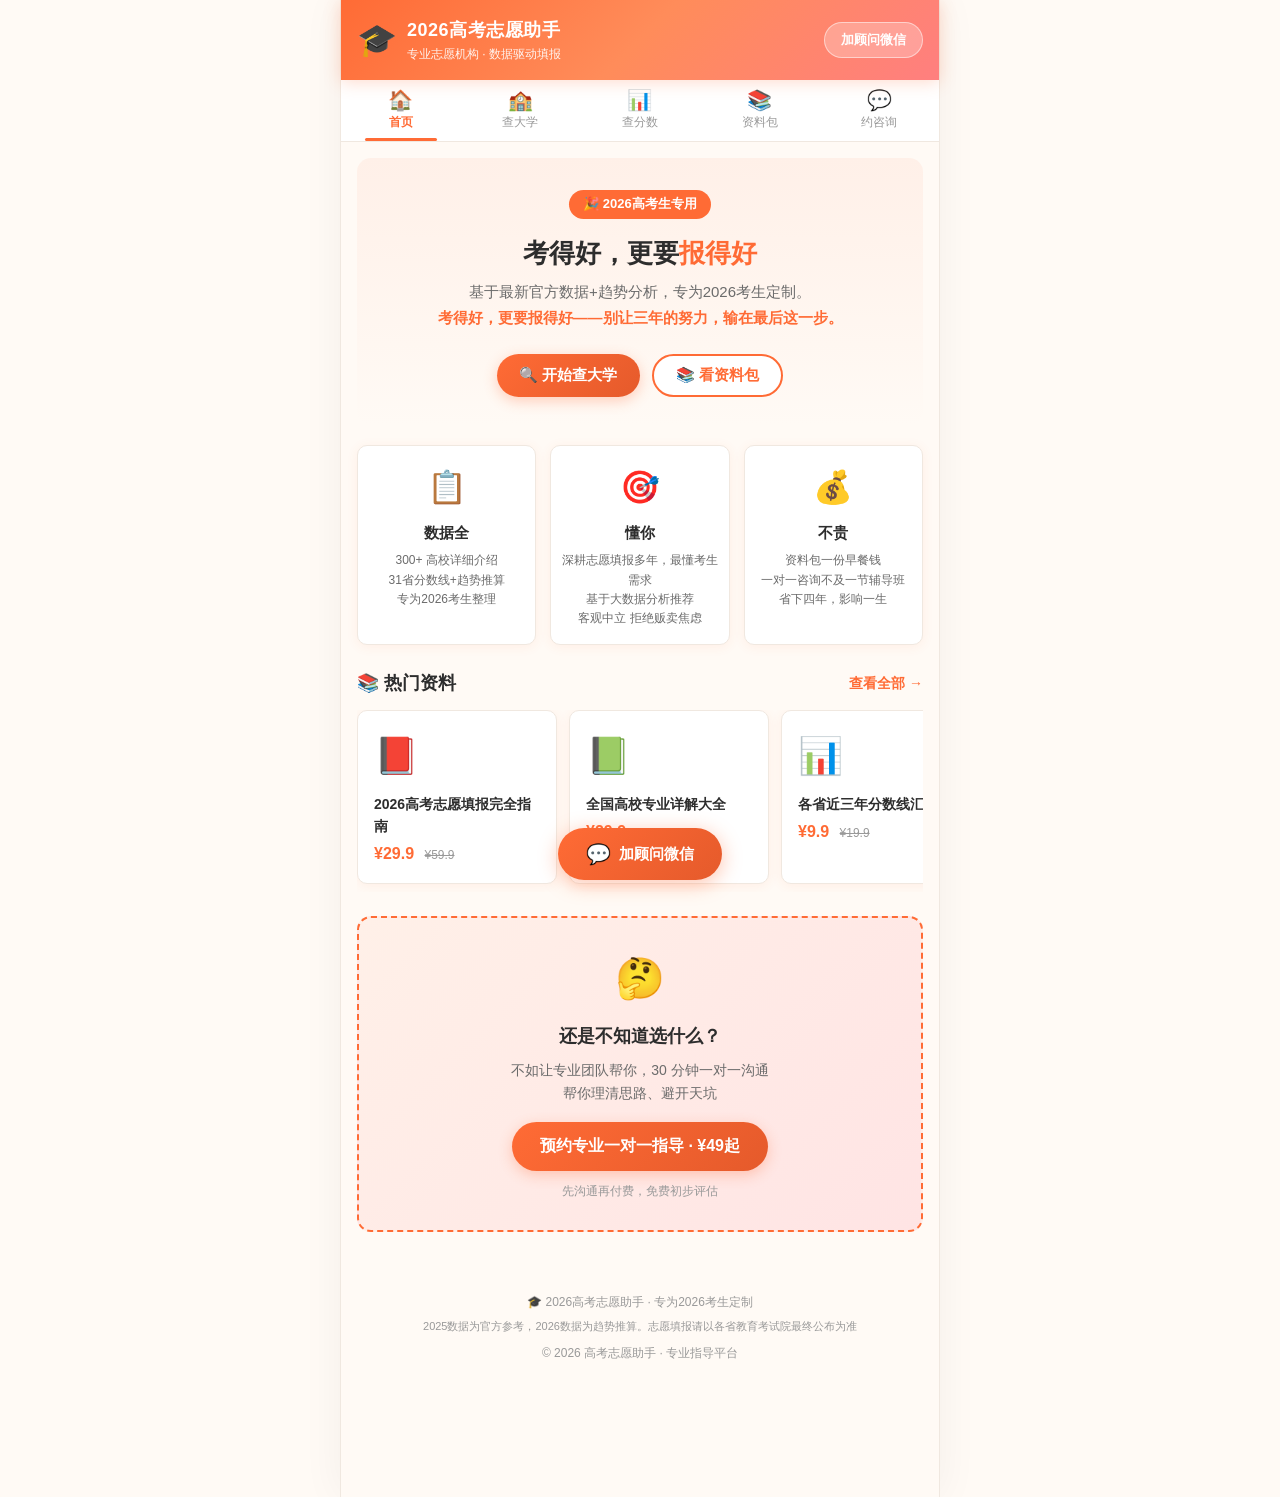
<file: index.html>
<!DOCTYPE html>
<html lang="zh-CN">
<head>
  <meta charset="UTF-8">
  <meta name="viewport" content="width=device-width, initial-scale=1.0, maximum-scale=1.0, user-scalable=no">
  <meta name="description" content="高考志愿填报助手｜专业志愿指导平台｜查大学、查分数、拿资料、约咨询">
  <meta http-equiv="X-Content-Type-Options" content="nosniff">
  <meta http-equiv="X-Frame-Options" content="SAMEORIGIN">
  <meta name="referrer" content="no-referrer">
  <title>2026高考志愿助手 - 专为2026考生定制</title>
  <link rel="stylesheet" href="css/style.css">
</head>
<body>

  <!-- ====== Header ====== -->
  <header class="header">
    <div class="header-inner">
      <div class="logo">
        <span class="logo-icon">🎓</span>
        <div>
          <h1 class="logo-title">2026高考志愿助手</h1>
          <p class="logo-sub">专业志愿机构 · 数据驱动填报</p>
        </div>
      </div>
      <button class="header-cta" onclick="switchTab('consult')">加顾问微信</button>
    </div>
  </header>

  <!-- ====== Tab 导航 ====== -->
  <nav class="tab-nav">
    <button class="tab-btn active" data-tab="home">
      <span class="tab-icon">🏠</span>
      <span class="tab-label">首页</span>
    </button>
    <button class="tab-btn" data-tab="university">
      <span class="tab-icon">🏫</span>
      <span class="tab-label">查大学</span>
    </button>
    <button class="tab-btn" data-tab="score">
      <span class="tab-icon">📊</span>
      <span class="tab-label">查分数</span>
    </button>
    <button class="tab-btn" data-tab="materials">
      <span class="tab-icon">📚</span>
      <span class="tab-label">资料包</span>
    </button>
    <button class="tab-btn" data-tab="consult">
      <span class="tab-icon">💬</span>
      <span class="tab-label">约咨询</span>
    </button>
  </nav>

  <!-- ====== 主内容区 ====== -->
  <main class="main-content">

    <!-- ===== Tab 1: 首页 ===== -->
    <section class="tab-content active" id="tab-home">
      <!-- Hero -->
      <div class="hero">
        <div class="hero-badge">🎉 2026高考生专用</div>
        <h2 class="hero-title">考得好，更要<strong>报得好</strong></h2>
        <p class="hero-desc">基于最新官方数据+趋势分析，专为2026考生定制。<br><strong style="color:#FF6B35">考得好，更要报得好——别让三年的努力，输在最后这一步。</strong></p>
        <div class="hero-actions">
          <button class="btn btn-primary" onclick="switchTab('university')">🔍 开始查大学</button>
          <button class="btn btn-outline" onclick="switchTab('materials')">📚 看资料包</button>
        </div>
      </div>

      <!-- 信任卖点 -->
      <div class="features">
        <div class="feature-card">
          <div class="feature-icon">📋</div>
          <h3>数据全</h3>
          <p>300+ 高校详细介绍<br>31省分数线+趋势推算<br>专为2026考生整理</p>
        </div>
        <div class="feature-card">
          <div class="feature-icon">🎯</div>
          <h3>懂你</h3>
          <p>深耕志愿填报多年，最懂考生需求<br>基于大数据分析推荐<br>客观中立 拒绝贩卖焦虑</p>
        </div>
        <div class="feature-card">
          <div class="feature-icon">💰</div>
          <h3>不贵</h3>
          <p>资料包一份早餐钱<br>一对一咨询不及一节辅导班<br>省下四年，影响一生</p>
        </div>
      </div>

      <!-- 资料预览 -->
      <div class="section-header">
        <h2>📚 热门资料</h2>
        <button class="link-btn" onclick="switchTab('materials')">查看全部 →</button>
      </div>
      <div class="material-preview-scroll" id="home-materials"></div>

      <!-- 底部 CTA -->
      <div class="cta-card">
        <div class="cta-icon">🤔</div>
        <h3>还是不知道选什么？</h3>
        <p>不如让专业团队帮你，30 分钟一对一沟通<br>帮你理清思路、避开天坑</p>
        <button class="btn btn-primary btn-lg" onclick="switchTab('consult')">预约专业一对一指导 · ¥49起</button>
        <p class="cta-note">先沟通再付费，免费初步评估</p>
      </div>
    </section>

    <!-- ===== Tab 2: 查大学 ===== -->
    <section class="tab-content" id="tab-university">
      <!-- 搜索区 -->
      <div class="search-box">
        <input type="text" id="uni-search" class="search-input" placeholder="搜大学名称、专业、城市...">
      </div>

      <!-- 筛选区 -->
      <div class="filter-bar" id="uni-filters">
        <select id="filter-province" class="filter-select">
          <option value="">📍 全部省份</option>
        </select>
        <select id="filter-type" class="filter-select">
          <option value="">🏷️ 全部类型</option>
        </select>
        <select id="filter-level" class="filter-select">
          <option value="">⭐ 全部层次</option>
          <option value="985">985</option>
          <option value="211">211</option>
          <option value="双一流">双一流</option>
          <option value="普通本科">普通本科</option>
        </select>
        <label class="filter-check">
          <input type="checkbox" id="filter-public"> 仅公办
        </label>
      </div>

      <!-- 结果统计 -->
      <div class="result-count" id="uni-count"></div>

      <!-- 大学列表 -->
      <div class="uni-list" id="uni-list"></div>

      <!-- 空状态 -->
      <div class="empty-state" id="uni-empty" style="display:none">
        <div class="empty-icon">🔍</div>
        <p>没有找到匹配的大学，试试换个关键词或放宽筛选条件</p>
      </div>
    </section>

    <!-- ===== Tab 3: 查分数 ===== -->
    <section class="tab-content" id="tab-score">
      <div class="score-selectors">
        <select id="score-province" class="filter-select">
          <option value="">选择省份</option>
        </select>
        <select id="score-year" class="filter-select">
          <option value="2026">2026年（分数预测）</option>
          <option value="2025">2025年</option>
          <option value="2024">2024年</option>
        </select>
        <select id="score-category" class="filter-select">
          <option value="">选择科类</option>
        </select>
      </div>

      <!-- 说明卡片 -->
      <div class="score-card" id="score-intro">
        <div class="score-intro-text">
          <strong>💡 2026考生专用说明</strong><br>
          2026官方分数线预计<strong>6月25日前后</strong>公布，现在看<strong style="color:#FF6B35">2026年难度预测</strong>。<br>
          预测依据：<strong>2026高考各科难度分析 + 各省考生人数 + 近3年趋势 + 招生计划变化</strong>。<br>
          关键看<strong style="color:#FF6B35">位次（排名）</strong>——分数线会变，但大学录取位次基本稳定。<br>
          选「2026年」看难度预测，选「2025/2024年」看官方数据对比。<br><br>
          <strong style="color:#e74c3c">📢 出分后24小时内，本页将第一时间更新为2026官方分数线！</strong><br>
          建议收藏本页，出分当天回来查，数据团队第一时间更新数据。
        </div>
      </div>

      <!-- 2026难度速查 -->
      <div class="score-card" id="score-difficulty" style="display:none">
        <h3>📊 2026高考难度速查</h3>
        <div class="score-table-wrap">
          <table class="score-table">
            <tr><th>试卷类型</th><th>适用省份</th><th>难度</th><th>特点</th></tr>
            <tr><td>新高考Ⅰ卷</td><td>广东、江苏、浙江、山东、福建、湖北、湖南、河北</td><td>⭐⭐⭐ 中等偏上</td><td>数学跨界融合，物理真实场景建模</td></tr>
            <tr><td>新高考Ⅱ卷</td><td>辽宁、海南、重庆、安徽、江西、广西等</td><td>⭐⭐ 适中</td><td>常规考点为主，送分题比例提升</td></tr>
            <tr><td>全国甲卷</td><td>四川、云南、贵州、西藏</td><td>⭐⭐ 适中</td><td>传统模式，难度稳中有降</td></tr>
            <tr><td>自主命题</td><td>北京、上海、天津</td><td>⭐ 相对较易</td><td>地方特色，注重素养考查</td></tr>
          </table>
        </div>
        <div class="score-note" style="margin-top:8px">💡 历史类比物理类本科线普遍高30-50分。2026年分数线预计与2025年接近，波幅±5分以内。</div>
      </div>

      <!-- 批次线展示 -->
      <div class="score-card" id="batch-lines" style="display:none">
        <h3>📋 批次分数线</h3>
        <div id="batch-lines-content"></div>
      </div>

      <!-- 院校录取线 -->
      <div class="score-card" id="uni-score-table" style="display:none">
        <h3>🏫 院校录取参考（最低分 / 位次）</h3>
        <div class="score-note">📌 2025年最新数据 · 2026志愿填报权威参考 · 位次比分数更稳定</div>
        <div class="table-wrap">
          <table class="score-table">
            <thead>
              <tr><th>院校</th><th>最低分</th><th>最低位次</th></tr>
            </thead>
            <tbody id="uni-score-tbody"></tbody>
          </table>
        </div>
      </div>

      <div class="empty-state" id="score-empty">
        <div class="empty-icon">📊</div>
        <p>选择省份、年份和科类查看分数线</p>
      </div>
    </section>

    <!-- ===== Tab 4: 资料包 ===== -->
    <section class="tab-content" id="tab-materials">
      <div class="section-header">
        <h2>📚 志愿填报资料包</h2>
        <p class="section-desc">专业团队深度调研，帮你省去搜索时间</p>
      </div>

      <div class="materials-grid" id="materials-grid"></div>

      <!-- 打包套餐 -->
      <div class="bundle-card" id="bundle-card" style="display:none"></div>
    </section>

    <!-- ===== Tab 5: 约咨询 ===== -->
    <section class="tab-content" id="tab-consult">
      <div class="consult-hero">
        <div class="consult-avatar">👩‍🎓</div>
        <h2>一对一志愿填报咨询</h2>
        <p>专业团队，用海量数据为你护航</p>
      </div>

      <!-- 服务内容 -->
      <div class="consult-services">
        <div class="service-item">✅ 根据你的分数和排名推荐冲/稳/保院校</div>
        <div class="service-item">✅ 结合你的性格和兴趣推荐适合专业</div>
        <div class="service-item">✅ 帮你避开天坑专业和野鸡大学</div>
        <div class="service-item">✅ 解答你关于大学的一切疑问</div>
        <div class="service-item">✅ 女生的困扰我最懂：专业性别歧视？就业环境？</div>
      </div>

      <!-- 价格 -->
      <div class="consult-pricing">
        <div class="pricing-card">
          <div class="pricing-title">📱 微信文字咨询</div>
          <div class="pricing-price">¥49<span>/次</span></div>
          <div class="pricing-detail">不限时间，把问题发过来<br>专业顾问认真回复每一条咨询</div>
        </div>
        <div class="pricing-card pricing-recommend">
          <div class="pricing-badge">🌟 推荐</div>
          <div class="pricing-title">📞 语音通话咨询</div>
          <div class="pricing-price">¥99<span>/30分钟</span></div>
          <div class="pricing-detail">微信语音深度沟通<br>更高效，当场解决你的困惑</div>
        </div>
      </div>

      <!-- 预约表单 -->
      <form class="consult-form" id="consult-form">
        <h3>📝 预约咨询</h3>
        <input type="text" id="consult-name" placeholder="你的昵称" required>
        <input type="text" id="consult-wechat" placeholder="微信号（方便顾问联系你）" required>
        <select id="consult-province" required>
          <option value="">你所在的省份</option>
        </select>
        <input type="text" id="consult-score" placeholder="你的预估分数（可选）">
        <textarea id="consult-question" placeholder="想了解什么？比如：想去XX城市、想学计算机、不知道选什么专业..."></textarea>
        <button type="submit" class="btn btn-primary btn-lg btn-full">提交预约 · 我们24小时内联系你</button>
      </form>
    </section>

  </main>

  <!-- ====== 悬浮加微信按钮 ====== -->
  <div class="floating-cta" id="floating-cta">
    <button class="float-btn" onclick="showWechatModal()">
      <span class="float-icon">💬</span>
      <span>加顾问微信</span>
    </button>
  </div>

  <!-- ====== 微信二维码弹窗 ====== -->
  <div class="modal" id="wechat-modal">
    <div class="modal-backdrop" onclick="closeModal('wechat-modal')"></div>
    <div class="modal-content">
      <button class="modal-close" onclick="closeModal('wechat-modal')">✕</button>
      <div class="modal-icon">👩‍🎓</div>
      <h3>加顾问微信</h3>
      <p>扫码添加，备注「志愿填报」</p>
      <div class="qrcode-placeholder">
        <img class="qrcode-img" src="img/wechat-qr.jpg" alt="微信二维码">
      </div>
      <p class="modal-tip">微信号：<strong>k77m10n10</strong></p>
      <p class="modal-note">添加后可以先免费简单聊聊<br>觉得靠谱再购买资料或约咨询~</p>
    </div>
  </div>

  <!-- ====== 资料购买弹窗 ====== -->
  <div class="modal" id="buy-modal">
    <div class="modal-backdrop" onclick="closeModal('buy-modal')"></div>
    <div class="modal-content">
      <button class="modal-close" onclick="closeModal('buy-modal')">✕</button>
      <div id="buy-modal-body"></div>
    </div>
  </div>

  <!-- ====== Footer ====== -->
  <footer class="footer">
    <p>🎓 2026高考志愿助手 · 专为2026考生定制</p>
    <p class="footer-disclaimer">2025数据为官方参考，2026数据为趋势推算。志愿填报请以各省教育考试院最终公布为准</p>
    <p class="footer-copy">© 2026 高考志愿助手 · 专业指导平台</p>
  </footer>

  <!-- ====== 脚本 ====== -->
  <script src="js/data.js"></script>
  <script src="js/utils.js"></script>
  <script src="js/app.js"></script>
</body>
</html>
</file>
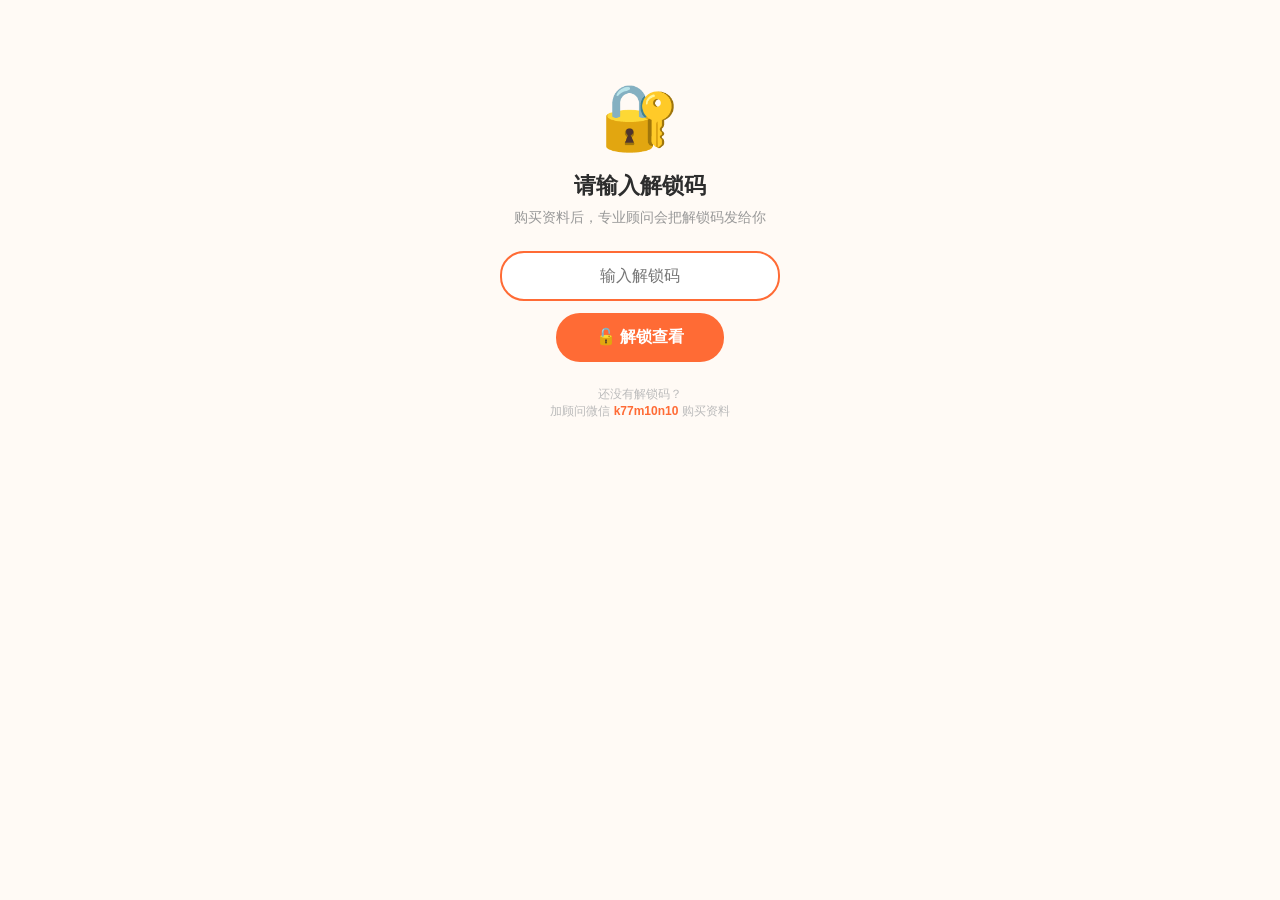
<file: materials/index.html>
<!DOCTYPE html>
<html lang="zh-CN">
<head>
<meta charset="UTF-8">
<meta name="viewport" content="width=device-width, initial-scale=1.0">
<title>资料解锁 · 2026高考志愿助手</title>
<style>
  :root { --orange: #FF6B35; --bg: #FFFAF5; --text: #2D2D2D; --radius: 12px; }
  * { box-sizing: border-box; margin: 0; padding: 0; }
  body { font-family: -apple-system, BlinkMacSystemFont, "PingFang SC", "Microsoft YaHei", sans-serif; background: var(--bg); color: var(--text); max-width: 500px; margin: 0 auto; padding: 20px; min-height: 100vh; }
  .lock-screen { text-align: center; padding: 60px 20px; }
  .lock-icon { font-size: 64px; margin-bottom: 16px; }
  .lock-screen h2 { font-size: 22px; margin-bottom: 8px; }
  .lock-screen p { color: #999; font-size: 14px; margin-bottom: 24px; }
  .lock-input { width: 100%; max-width: 280px; padding: 14px; border: 2px solid #eee; border-radius: 24px; font-size: 16px; text-align: center; outline: none; margin-bottom: 12px; }
  .lock-input:focus { border-color: var(--orange); }
  .lock-btn { background: var(--orange); color: white; border: none; padding: 14px 40px; border-radius: 24px; font-size: 16px; font-weight: 700; cursor: pointer; }
  .lock-error { color: #e74c3c; font-size: 13px; margin-top: 8px; display: none; }
  .content { display: none; animation: fadeIn 0.5s; }
  @keyframes fadeIn { from { opacity: 0; transform: translateY(10px); } to { opacity: 1; transform: translateY(0); } }
  .content h2 { font-size: 20px; margin: 20px 0 12px; padding-bottom: 8px; border-bottom: 3px solid var(--orange); }
  .content h3 { font-size: 16px; margin: 16px 0 8px; color: var(--orange); }
  .content p, .content li { font-size: 14px; line-height: 1.8; color: #555; }
  .content ul { padding-left: 20px; margin: 8px 0; }
  .content table { width: 100%; border-collapse: collapse; margin: 12px 0; font-size: 13px; }
  .content th { background: #FFF0E8; padding: 10px 12px; text-align: left; font-weight: 700; }
  .content td { padding: 10px 12px; border-bottom: 1px solid #f0e8e0; }
  .content tr:hover td { background: #fffaf5; }
  .tip-box { background: #FFF8E1; border-left: 4px solid #F2994A; padding: 12px 16px; margin: 12px 0; border-radius: 0 8px 8px 0; font-size: 13px; }
  .warn-box { background: #FFEBEE; border-left: 4px solid #e74c3c; padding: 12px 16px; margin: 12px 0; border-radius: 0 8px 8px 0; font-size: 13px; }
  .good-box { background: #E8F5E9; border-left: 4px solid #27AE60; padding: 12px 16px; margin: 12px 0; border-radius: 0 8px 8px 0; font-size: 13px; }
  .back-link { display: inline-block; margin-top: 24px; color: var(--orange); text-decoration: none; font-weight: 600; }
  .score-table-wrap { overflow-x: auto; margin: 12px 0; }
  .unlock-bar { background: white; border-radius: var(--radius); padding: 16px; margin-bottom: 16px; display: flex; gap: 8px; box-shadow: 0 2px 8px rgba(0,0,0,0.05); }
  .unlock-bar input { flex: 1; padding: 10px; border: 1.5px solid #eee; border-radius: 20px; font-size: 14px; outline: none; }
  .unlock-bar button { background: var(--orange); color: white; border: none; padding: 10px 20px; border-radius: 20px; cursor: pointer; font-weight: 700; white-space: nowrap; }
</style>
</head>
<body oncontextmenu="return false" onselectstart="return false">

<!-- 密码锁屏 -->
<div class="lock-screen" id="lockScreen">
  <div class="lock-icon">🔐</div>
  <h2>请输入解锁码</h2>
  <p>购买资料后，专业顾问会把解锁码发给你</p>
  <input type="text" class="lock-input" id="codeInput" placeholder="输入解锁码" autofocus>
  <br>
  <button class="lock-btn" onclick="unlock()">🔓 解锁查看</button>
  <p class="lock-error" id="lockError">解锁码不对哦，再检查一下~</p>
  <p style="margin-top:24px;font-size:12px;color:#bbb;">
    还没有解锁码？<br>加顾问微信 <strong style="color:var(--orange)">k77m10n10</strong> 购买资料
  </p>
</div>

<!-- ============== 资料内容区 ============== -->
<div class="content" id="contentArea">

  <!-- 顶部切换栏 -->
  <div class="unlock-bar">
    <input type="text" id="switchCode" placeholder="输入其他解锁码切换资料">
    <button onclick="switchMaterial()">切换</button>
  </div>
  <p style="font-size:12px;color:#999;margin-bottom:16px;">✅ 当前已解锁：<span id="unlockedTag" style="color:var(--orange);font-weight:700;"></span></p>

  <!-- ====== 资料1: 志愿填报完全指南 ====== -->
  <div id="content-m1" class="material-section" style="display:none">
    <h2>📕 2026高考志愿填报完全指南</h2>

    <h3>一、志愿填报完整时间线</h3>
    <table>
      <tr><th>时间段</th><th>事项</th><th>你要做什么</th></tr>
      <tr><td>6月7-9日</td><td>高考</td><td>全力考试，其他别想</td></tr>
      <tr><td>出分前</td><td>估分+研究</td><td>对答案估分，开始了解大学和专业</td></tr>
      <tr><td>出分当天</td><td>查分+查位次</td><td>记住全省排名比分数重要100倍</td></tr>
      <tr><td>出分后1-3天</td><td>确定方案</td><td>冲稳保列表，查近3年录取位次</td></tr>
      <tr><td>填报期</td><td>网上填报</td><td>一般3-5天窗口，别拖到最后一天</td></tr>
      <tr><td>录取期</td><td>查结果</td><td>每天刷省教育考试院官网</td></tr>
      <tr><td>征集志愿</td><td>补录机会</td><td>如果滑档，这是最后一次机会</td></tr>
    </table>
    <div class="tip-box">💡 <strong>关键认知：看位次不看分数！</strong>每年试卷难度不同，2025年600分可能全省排第10000名，2026年600分可能排第15000名。但清华在你们省每年都招前100名——<strong>位次才是硬通货</strong></div>

    <h3>二、平行志愿规则——搞不懂这个很容易翻车</h3>
    <p>目前全国绝大多数省份采用<strong>平行志愿</strong>，核心就12个字：<strong>分数优先、遵循志愿、一轮投档</strong></p>
    <div class="good-box"><strong>分数优先：</strong>全省所有考生按分数从高到低排一条队。第1名先挑，挑完才轮到第2名。所以你不用担心"比你分低的人抢了你的名额"——不可能。</div>
    <div class="good-box"><strong>遵循志愿：</strong>轮到你了，系统从你填的第1个志愿开始看。第1个有名额就投第1个，没有就看第2个……依次往后。所以<strong>最想去的填最前面</strong>。</div>
    <div class="warn-box"><strong>一轮投档：</strong>你的档案一旦投给A校，你后面填的B、C、D……全部作废！如果A校又把你退了（比如你不服从调剂）——对不起，本批次你出局了，只能等征集志愿。</div>
    <div class="warn-box">⚠️ <strong>真实翻车案例：</strong>小明650分，只填了浙大计算机（不服从调剂）。档案投到浙大，但计算机专业分不够被退档。结果：650分连普通一本都没去成，最后走了征集志愿去了一个普通二本。血的教训！</div>

    <h3>三、冲稳保策略——最值钱的一节</h3>
    <table>
      <tr><th>策略</th><th>位次范围</th><th>选几所</th><th>核心原则</th></tr>
      <tr><td>🚀 冲</td><td>比你高5%-15%</td><td>2-3所</td><td>梦想校，上了就是赚，<strong>但必须服从调剂！</strong></td></tr>
      <tr><td>✅ 稳</td><td>和你差不多</td><td>3-5所</td><td>主力志愿，大概率被录取的区间</td></tr>
      <tr><td>🛡️ 保</td><td>比你低15%-25%</td><td>2-3所</td><td>兜底，确保有学上，选你也能接受的</td></tr>
    </table>
    <p><strong>实操举例：</strong>假设你广东物理类全省排第10000名</p>
    <ul>
      <li>冲：看往年录取位次8000-9500的学校（如深大、暨大某些专业组）</li>
      <li>稳：看往年录取位次9500-12000的学校（你的主力区间）</li>
      <li>保：看往年录取位次12000-15000的学校（确保有书读）</li>
    </ul>

    <h3>四、各批次详解</h3>
    <table>
      <tr><th>批次</th><th>包含什么</th><th>要不要报</th><th>注意事项</th></tr>
      <tr><td>提前批</td><td>军校、公安、公费师范、定向医学生、飞行员、小语种等</td><td>有感兴趣的可以报</td><td>录取了就不能参加本科批！不想去就别填</td></tr>
      <tr><td>本科批</td><td>绝大多数大学和专业</td><td>必须报！</td><td>这是主战场，用心填</td></tr>
      <tr><td>专科批</td><td>高职高专</td><td>本科没录到的保底</td><td>部分高职就业也不错（如铁道、电力类）</td></tr>
    </table>

    <h3>五、要不要服从调剂？——80%的翻车都因为这个</h3>
    <div class="good-box">✅ <strong>建议服从的情况：</strong>冲的学校、稳的学校、没有特别讨厌的专业、学校转专业政策宽松</div>
    <div class="warn-box">❌ <strong>可以不服从的情况：</strong>保底学校（你分够高可以挑专业）、该专业组里有你完全无法接受的专业（比如晕血的人被调剂到护理）</div>
    <p><strong>一句话总结：冲和稳服从调剂，保不服从（前提是保底校你的分数远高于往年线）。</strong></p>

    <h3>六、常见退档原因（每条都是真实教训）</h3>
    <ol>
      <li><strong>不服从调剂</strong>（占比超过60%！）——你的分够了学校线但不够专业线，还不服从→退档</li>
      <li><strong>体检不合格</strong>——色盲报了临床医学、色弱报了化学、高度近视报了飞行技术</li>
      <li><strong>单科成绩不达标</strong>——英语专业要求英语≥120分、数学专业要求数学≥110分</li>
      <li><strong>政审/体能不过</strong>——军校、公安类需要政审和体测</li>
      <li><strong>口语测试未参加</strong>——外语类专业很多要求高考外语口试成绩</li>
    </ol>

    <h3>七、征集志愿——滑档后的救命稻草</h3>
    <p>每批次录取结束后，没录满的学校会放出名额。通常在录取结束后<strong>1-2天内</strong>开放填报，窗口极短。关注你所在省教育考试院的微信公众号，第一时间获取通知。</p>
    <div class="tip-box">💡 征集志愿的学校不一定是差学校！有些985的冷门专业也会出现在征集志愿里。如果你分数还行但滑档了，盯紧征集志愿。</div>

    <h3>八、完整填报六步法（照着做就不会错）</h3>
    <table>
      <tr><th>步骤</th><th>做什么</th><th>工具/来源</th></tr>
      <tr><td>① 查位次</td><td>查到分数后，第一时间查<strong>一分一段表</strong>，锁定全省排名</td><td>省教育考试院官网</td></tr>
      <tr><td>② 换算等位分</td><td>用今年位次，反查近3年一分一段表中对应的分数</td><td>近3年一分一段表</td></tr>
      <tr><td>③ 筛选院校</td><td>等位分 +20分/-30分范围内，找出近3年都招生的院校</td><td>院校录取数据</td></tr>
      <tr><td>④ 划分梯度</td><td>冲(位次高5-15%)、稳(位次持平±3%)、保(位次低10-20%)</td><td>个人位次</td></tr>
      <tr><td>⑤ 排序志愿</td><td>冲→稳→保从前到后排，同一梯度"最想去的放前面"</td><td>——</td></tr>
      <tr><td>⑥ 核查章程</td><td>体检限制、选科要求、单科成绩、调剂规则、外语语种</td><td>目标院校招生章程</td></tr>
    </table>

    <h3>九、位次换算实操（等位分法）</h3>
    <div class="good-box">
      <strong>举例：</strong>假设你2026年考了600分，全省排名第12000名。<br><br>
      ① 查2025年一分一段表：第12000名 ≈ 590分<br>
      ② 查2024年一分一段表：第12000名 ≈ 585分<br>
      ③ 查2023年一分一段表：第12000名 ≈ 592分<br><br>
      然后用<strong>590分</strong>去对标2025年的院校录取线，用<strong>585分</strong>对标2024年的，用<strong>592分</strong>对标2023年的。<br>
      三年都稳的学校，就是你的"稳"区间。<br><br>
      ⚠️ <strong>同分位次取最大值：</strong>如果一分一段表中560分对应66790~68128名，取68128作为你的保守位次。
    </div>

    <h3>十、按志愿数量调整配比</h3>
    <table>
      <tr><th>志愿总数</th><th>冲</th><th>稳</th><th>保</th><th>适用省份</th></tr>
      <tr><td>45个</td><td>16个</td><td>14个</td><td>15个</td><td>广东、四川、安徽、江西、湖北、湖南等</td></tr>
      <tr><td>96个</td><td>34个</td><td>29个</td><td>33个</td><td>山东、河北、重庆、贵州、青海</td></tr>
      <tr><td>112个</td><td>40个</td><td>33个</td><td>39个</td><td>辽宁</td></tr>
    </table>

    <h3>十一、不同分数段策略</h3>
    <table>
      <tr><th>分数段</th><th>冲:稳:保</th><th>核心原则</th></tr>
      <tr><td>🥇 全省前1%（清北复交级）</td><td>4:4:2</td><td>先选学校，平台决定上限</td></tr>
      <tr><td>🥈 1%-5%（985级）</td><td>3:4:3</td><td>学校+城市并重，一线211可能优于偏远985</td></tr>
      <tr><td>🥉 5%-15%（211/双一流级）</td><td>3:4:3</td><td>城市优先！北上广深杭的学校优先</td></tr>
      <tr><td>🏅 15%-40%（一本级）</td><td>2:5:3</td><td>专业优先！选好就业的专业比选好听的校名重要</td></tr>
      <tr><td>🎖️ 40%以下（二本级）</td><td>2:3:5</td><td>保底第一！选有技术门槛的专业确保就业</td></tr>
    </table>

    <h3>十二、2026年本科扩招——你必须知道的捡漏机会</h3>

    <h4>📈 扩招规模有多大？</h4>
    <div class="good-box">
      <strong>双一流高校本科将扩招10万人以上（2026-2030年），2026年首年扩招约2万+人。</strong><br>
      全国新增<strong>68所</strong>本科招生院校，新增<strong>38个</strong>本科专业。<br>
      重点方向：AI、集成电路、新能源、航空航天、生物医药、量子信息、低空经济。<br>
      地域倾斜：向中西部与考生大省（河南、山东、广东、四川等）倾斜。
    </div>

    <h4>⚠️ 扩招≠降分（核心认知）</h4>
    <div class="warn-box">
      ① 热门专业（AI、芯片、临床医学等）报名人数增速远超名额增速，分数线不降反升<br>
      ② 名校扩招幅度小，扩招主力是普通本科和民办<br>
      ③ 新增专业≠低分专业，首年可能反而扎堆<br>
      ④ 扩招只扩计划，头部竞争格局不变——清北复交还是那个清北复交
    </div>

    <h3>十三、捡漏六大策略：低分也能上好学校</h3>

    <h4>策略一：锁定"信息差洼地"——首年招生院校</h4>
    <table>
      <tr><th>类型</th><th>特征</th><th>捡漏机会</th></tr>
      <tr><td>首年招生高校</td><td>无往年录取数据，关注度低</td><td>录取位次常低于同类院校3000-8000名</td></tr>
      <tr><td>专科新升本科</td><td>近年升格的公办本科</td><td>分数线虚低，计划充足</td></tr>
      <tr><td>新型研究型大学</td><td>南科大、西湖大学、大湾区大学等</td><td>师资强但知名度尚在爬坡期</td></tr>
    </table>
    <div class="tip-box">💡 <strong>实操：</strong>关注省教育考试院官网《新增本科专业备案和审批结果》，优先选有公办背景的首年招生院校。</div>

    <h4>策略二：瞄准扩招30%以上的"大水大鱼"院校</h4>
    <div class="good-box">
      <strong>核心公式：扩招幅度≥30% + 招生计划超100人 = 录取位次大概率下移</strong><br><br>
      例如：广东技术师范大学2026年扩招64.7%（多招3927人），2025年广东物理类523分，2026年490-520分区间考生均有机会。省外因往年名额极少，一旦大幅扩招，分数线必然显著下降。
    </div>

    <h4>策略三：发掘"结构性低估"院校</h4>
    <table>
      <tr><th>类型</th><th>代表</th><th>参考位次</th></tr>
      <tr><td>偏远公办</td><td>甘肃、贵州、广西非省会公办</td><td>本科线上0-5000名</td></tr>
      <tr><td>冷门行业院校</td><td>农林、地矿、水利、民族类非热门专业组</td><td>比同校热门专业组低5000-15000名</td></tr>
      <tr><td>中西部新晋双一流</td><td>山西大学、湘潭大学等</td><td>扩招超300人，性价比反超东部普通211</td></tr>
    </table>

    <h4>策略四：用好"特殊通道"弯道超车</h4>
    <table>
      <tr><th>通道</th><th>适合人群</th><th>核心优势</th></tr>
      <tr><td>强基计划</td><td>数理化好，有竞赛经历</td><td>低于统招分，本硕博贯通</td></tr>
      <tr><td>综合评价</td><td>特招线以上，素质全面</td><td>高考+校测+学考综合录取</td></tr>
      <tr><td>高校/国家专项</td><td>农村、脱贫地区考生</td><td>冲刺双一流的"绿色通道"</td></tr>
      <tr><td>提前批</td><td>军事、公安、公费师范等</td><td>竞争小于普通批，部分院校分数松动</td></tr>
    </table>
    <div class="tip-box">💡 2026年特殊类型招生占比提升至<strong>25%-30%</strong>，不占普通批次名额。这是中高分段冲名校的最优路径！</div>

    <h4>策略五：扩招年的冲稳保调整</h4>
    <p>扩招年份可适度增加"冲"的数量，建议配比：<strong>4冲 + 3稳 + 3保</strong></p>
    <div class="good-box">
      <strong>冲刺区技巧：</strong>前5个志愿全部填往年位次略高的<strong>偏远公办冷门专业组</strong>或<strong>大幅扩招的专业</strong><br>
      <strong>保底区必须服从调剂：</strong>捡漏的代价是专业选择权让渡，但公办本科提供转专业、辅修、考研等二次机会
    </div>

    <h4>策略六：征集志愿——最后的捡漏窗口</h4>
    <div class="warn-box">
      <strong>这是压线考生最后的公办本科机会！</strong><br>
      ① 常规录取结束当日：立即查看省教育考试院缺额计划<br>
      ② 征集信息发布后<strong>2小时内</strong>：筛选公办本科，重点关注标注"可降分录取"的专业<br>
      ③ 征集志愿通常仅开放<strong>12-24小时</strong>，错过就没有了
    </div>

    <h3>十四、2026年填报五个新坑（扩招年特供）</h3>
    <table>
      <tr><th>陷阱</th><th>避坑策略</th></tr>
      <tr><td>只看分数不看位次</td><td>位次才是唯一可靠参考，分数每年都会变</td></tr>
      <tr><td>忽视选科要求</td><td>90%以上工科/医学要求物理+化学，选错直接出局</td></tr>
      <tr><td>大类招生收紧</td><td>2026年大类招生占比从48%压缩至15%，不能"先进学校后转专业"</td></tr>
      <tr><td>迷信新增专业</td><td>优先选老牌强势专业延伸的新方向，慎选师资弱的"小白鼠"专业</td></tr>
      <tr><td>扩招年心态飘了</td><td>扩招≠随便上，保底院校必须扎实，位次低于自身10%-15%</td></tr>
    </table>

    <div class="good-box">
      <strong>🎯 2026年"低分高就"核心公式：</strong><br><br>
      捡漏成功 = <strong>信息差捕捉</strong>(首年招生/大幅扩招)<br>
      + <strong>地域降维</strong>(中西部/非省会公办)<br>
      + <strong>赛道选择</strong>(冷门行业/新增专业)<br>
      + <strong>通道利用</strong>(强基/综评/专项/提前批)<br>
      + <strong>科学冲稳保</strong>(位次法+服从调剂)<br><br>
      <strong>2026年是为数不多的"扩招红利年"，但红利只属于读懂政策、看准信息差的人。</strong>
    </div>
  </div>

  <!-- ====== 资料2: 专业详解大全 ====== -->
  <div id="content-m2" class="material-section" style="display:none">
    <h2>📗 全国高校热门专业详解大全</h2>

    <h3>💻 计算机类 —— 薪资天花板最高的赛道</h3>
    <div class="good-box">✅ <strong>整体评价：</strong>就业薪资最高的大类之一，应届生起薪15-40万（名校大厂）。但需要持续学习新技术，有35岁危机的讨论。适合逻辑强、自学能力强的人</div>
    <table>
      <tr><th>专业</th><th>学什么</th><th>毕业去哪</th><th>应届起薪</th><th>推荐院校</th></tr>
      <tr><td>计算机科学与技术</td><td>编程、算法、操作系统、网络</td><td>互联网公司/银行IT/考公</td><td>15-35万</td><td>清华、北大、浙大、上交、北航</td></tr>
      <tr><td>软件工程</td><td>软件开发全流程、项目管理</td><td>软件公司/大厂/外包</td><td>12-30万</td><td>北航、浙大、华科、成电</td></tr>
      <tr><td>人工智能</td><td>机器学习、深度学习、NLP</td><td>AI公司/大厂AI Lab</td><td>20-50万</td><td>清华、北大、上交、中科大</td></tr>
      <tr><td>数据科学/大数据</td><td>数据挖掘、统计分析、Python/R</td><td>互联网/金融/咨询</td><td>15-30万</td><td>北大、人大、华科、复旦</td></tr>
      <tr><td>网络空间安全</td><td>密码学、渗透测试、安全攻防</td><td>网安公司/政府/军队</td><td>12-25万</td><td>国防科大、北邮、西电、上交</td></tr>
    </table>

    <h3>⚡ 电子信息类 —— 芯片风口+通信刚需</h3>
    <table>
      <tr><th>专业</th><th>学什么</th><th>毕业去哪</th><th>应届起薪</th><th>推荐院校</th></tr>
      <tr><td>电子信息工程</td><td>电路、信号处理、嵌入式</td><td>华为/中兴/大疆/研究所</td><td>12-25万</td><td>成电、西电、清华、上交</td></tr>
      <tr><td>通信工程</td><td>通信原理、5G/6G、光纤</td><td>华为/中兴/三大运营商</td><td>12-22万</td><td>北邮、成电、西电、清华</td></tr>
      <tr><td>集成电路/微电子</td><td>芯片设计、半导体工艺</td><td>芯片公司/中芯国际/华为海思</td><td>15-35万</td><td>清华、北大、复旦、成电</td></tr>
    </table>
    <div class="tip-box">💡 芯片行业现在是国家重点扶持方向，微电子专业毕业生供不应求。如果分数够，这个方向值得认真考虑。</div>

    <h3>🩺 医学类 —— 越老越吃香，没有中年危机</h3>
    <div class="warn-box">⚠️ <strong>学医前必须知道：</strong>5年本科是最低配，想进三甲医院至少硕士，热门科室要博士。规培3年工资很低。但一旦熬出来，35岁以后收入和地位都很高，没有中年危机。</div>
    <table>
      <tr><th>专业</th><th>学制</th><th>毕业去哪</th><th>薪资水平</th><th>推荐院校</th></tr>
      <tr><td>临床医学</td><td>5年/8年(本博)</td><td>医院各科室</td><td>规培期5-8K，主治15-25K，主任30K+</td><td>协和、北大、复旦、上交、中山、华科</td></tr>
      <tr><td>口腔医学</td><td>5年</td><td>医院口腔科/私立诊所</td><td>私立诊所收入上限极高</td><td>川大(华西)、北大、武大、上交</td></tr>
      <tr><td>麻醉学</td><td>5年</td><td>医院麻醉科</td><td>紧缺专业，就业率极高</td><td>徐医、哈医、中南、华科</td></tr>
      <tr><td>医学影像学</td><td>5年</td><td>影像科/AI辅助诊断</td><td>相对轻松，不用值夜班</td><td>天津医、南方医、中山</td></tr>
      <tr><td>护理学(本科)</td><td>4年</td><td>三甲医院护理部</td><td>本科护士三甲抢着要，起薪8-15K</td><td>协和、北大、复旦、中山</td></tr>
      <tr><td>中医学</td><td>5年</td><td>中医院/中西医结合科</td><td>国家扶持力度大，在持续涨</td><td>北中医、上中医、广中医、成中医</td></tr>
    </table>

    <h3>💰 经管类 —— 考公大户+金融高薪</h3>
    <table>
      <tr><th>专业</th><th>学什么</th><th>毕业去哪</th><th>发展前景</th><th>推荐院校</th></tr>
      <tr><td>会计学</td><td>财务会计、审计、税务</td><td>会计师事务所/企业财务/考公</td><td>考公岗位最多的专业之一，就业稳</td><td>厦大、上财、央财、人大</td></tr>
      <tr><td>金融学</td><td>投资、银行、证券、保险</td><td>银行/券商/基金/投行</td><td>高薪但卷，名校+硕士是标配</td><td>北大、清华、复旦、上交、人大</td></tr>
      <tr><td>经济学</td><td>宏观微观、计量、发展经济</td><td>政府/研究机构/银行</td><td>偏理论，考公岗位多，建议深造</td><td>北大、人大、复旦、南开</td></tr>
      <tr><td>工商管理</td><td>管理、营销、人力、战略</td><td>企业管培生/市场/HR</td><td>万金油，最好搭配第二技能</td><td>清华、北大、复旦、上交、人大</td></tr>
    </table>

    <h3>⚖️ 法学类 —— 考公第一大专业</h3>
    <ul>
      <li><strong>法学：</strong>考公岗位最多（法院、检察院、司法、行政执法），但需要通过法考（通过率约15%）。建议选<strong>五院四系</strong>（中国政法、西南政法、华东政法、中南财经政法、西北政法 + 北大、人大、武大、吉大法学系）</li>
      <li><strong>知识产权：</strong>新兴方向！科技公司专利部门、律所IP团队需求大。法学+理工背景最优</li>
    </ul>

    <h3>📚 师范类 —— 稳定首选，女生最多</h3>
    <table>
      <tr><th>专业</th><th>就业方向</th><th>优势</th><th>推荐院校</th></tr>
      <tr><td>汉语言文学(师范)</td><td>语文老师/考公</td><td>教师+公务员双通道</td><td>北师大、华东师大、华中师大</td></tr>
      <tr><td>数学(师范)</td><td>数学老师</td><td>数学老师全国紧缺</td><td>北师大、华东师大、东北师大</td></tr>
      <tr><td>英语(师范)</td><td>英语老师/翻译</td><td>需求大但竞争也大</td><td>北师大、华东师大、上外</td></tr>
      <tr><td>学前教育</td><td>幼儿园教师</td><td>稳定、适合喜欢小孩的</td><td>北师大、华东师大、南京师大</td></tr>
      <tr><td>特殊教育</td><td>特教学校/康复机构</td><td>缺口极大、就业率近100%</td><td>北师大、华东师大、华中师大</td></tr>
    </table>
    <div class="good-box">📌 <strong>公费师范生值得重点考虑：</strong>教育部直属六所师范大学（北师大、华东师大、华中师大、东北师大、陕西师大、西南大学）的公费师范生——免学费+住宿费+生活费补贴+毕业直接给编制。但要回生源省份服务6年。求稳的女生强烈推荐。</div>

    <h3>📝 文科类专业出路分析</h3>
    <table>
      <tr><th>专业</th><th>真实出路</th><th>建议</th></tr>
      <tr><td>汉语言文学</td><td>考公（岗位多）、教师、编辑、新媒体运营、文案策划</td><td>"文科万金油"，考公考编最强专业之一</td></tr>
      <tr><td>新闻传播学</td><td>新媒体运营、自媒体、公关、广告、传统媒体</td><td>传统媒体衰落但新媒体需求大，会拍会写会剪是关键</td></tr>
      <tr><td>英语/翻译</td><td>翻译、外企、外贸、教育培训、跨境电商</td><td>AI翻译冲击大，建议搭配商务/法律/技术方向</td></tr>
      <tr><td>历史学</td><td>教师、博物馆、文化遗产、考公</td><td>就业面窄，建议搭配教师资格证</td></tr>
      <tr><td>哲学</td><td>考公、高校、研究机构、出版</td><td>就业面最窄，但考公有独特优势（逻辑和分析能力强）</td></tr>
    </table>

    <h3>🔬 "天坑专业"真相——生化环材到底坑不坑？</h3>
    <div class="tip-box">💡 生化环材（生物、化学、环境、材料）被称为"四大天坑"，核心原因是<strong>本科就业薪资低、对口岗位少</strong>。但如果读研读博，情况完全不同——材料科学（尤其是半导体材料）和生物医药都是高薪方向。结论：<strong>选这些专业前，先想清楚你愿不愿意读到研究生以上</strong></div>

    <h3>📋 四大热门专业深度对比</h3>
    <table>
      <tr><th>维度</th><th>计算机</th><th>医学</th><th>法学</th><th>师范</th></tr>
      <tr><td>就业前景</td><td>⭐⭐⭐☆ 结构性分化</td><td>⭐⭐⭐⭐⭐ 刚需稳定</td><td>⭐⭐☆☆☆ 供给过剩</td><td>⭐⭐⭐☆ 人口下滑冲击</td></tr>
      <tr><td>薪资天花板</td><td>⭐⭐⭐⭐⭐ 大厂40万+</td><td>⭐⭐⭐⭐☆ 越老越吃香</td><td>⭐⭐⭐☆ 过法考后陡升</td><td>⭐⭐⭐ 编制内稳定</td></tr>
      <tr><td>学习周期</td><td>4年本科可就业</td><td>5年本+3年规培</td><td>4年+法考(15%通过率)</td><td>4年+考编(竞争激烈)</td></tr>
      <tr><td>考公优势</td><td>⭐⭐⭐ 岗位较多</td><td>⭐⭐☆ 医疗系统对口</td><td>⭐⭐⭐⭐⭐ 招录大户</td><td>⭐⭐⭐⭐ 教师编制</td></tr>
      <tr><td>女生适配度</td><td>⭐⭐⭐ 产品/前端</td><td>⭐⭐⭐⭐ 口腔/影像</td><td>⭐⭐⭐⭐ 细致沟通优势</td><td>⭐⭐⭐⭐⭐ 高度适配</td></tr>
      <tr><td>35岁危机</td><td>⚠️ 明显</td><td>✅ 无</td><td>✅ 越老越吃香</td><td>✅ 编制内稳定</td></tr>
    </table>

    <h3>🚫 2026年选专业七大避坑指南</h3>
    <div class="warn-box">
      <strong>① 不要盲目追AI——</strong>AI岗位需要顶尖学历+顶会论文，普通院校AI专业毕业和计算机没区别<br>
      <strong>② 不要被"热门"二字忽悠——</strong>口腔医学报考人数暴涨，普通院校毕业生竞争加剧<br>
      <strong>③ 法学不看学校看"五院四系"——</strong>非五院四系的法学，就业对口率持续偏低<br>
      <strong>④ 师范≠铁饭碗——</strong>新生儿下降，编制缩减，务必优先选公费师范生<br>
      <strong>⑤ 医学要看家庭条件——</strong>8年起的长周期培养，需要家庭有经济支撑力<br>
      <strong>⑥ 计算机不要迷信名校——</strong>普通本科的王牌计算机 > 名校的冷门专业<br>
      <strong>⑦ 金融要名校+硕士——</strong>非名校非硕士的金融毕业生，大部分去了银行柜员和销售
    </div>

    <h3>💡 张雪峰核心建议（专业顾问整理版）</h3>
    <div class="good-box">
      <strong>"普通家庭求稳，看医学、军校、警校、师范；富裕家庭可以看金融、经济、管理。"</strong><br><br>
      <strong>"女生选专业，一看家庭资源，二看行业未来10年生命力。"</strong><br><br>
      <strong>"计算机值得读但竞争上升，医学法学都很苦但学成后社会地位高，师范是女生最后的避风港但也要看人口趋势。"</strong>
    </div>
  </div>

  <!-- ====== 资料3: 分数线汇总 ====== -->
  <div id="content-m3" class="material-section" style="display:none">
    <h2>📊 各省近三年分数线汇总（参考）</h2>

    <h3>2025年各省本科线速查表</h3>
    <div class="score-table-wrap">
      <table>
        <tr><th>省份</th><th>考试类型</th><th>本科线</th><th>特控线/一本线</th><th>趋势(vs 2024)</th></tr>
        <tr><td>北京</td><td>综合(3+3)</td><td>434</td><td>523</td><td>持平</td></tr>
        <tr><td>上海</td><td>综合(3+3)</td><td>403</td><td>503</td><td>持平</td></tr>
        <tr><td>浙江</td><td>综合(3+3)</td><td>488</td><td>594</td><td>持平</td></tr>
        <tr><td>山东</td><td>综合(3+3)</td><td>437</td><td>518</td><td>↓3</td></tr>
        <tr><td>海南</td><td>综合(3+3)</td><td>471</td><td>569</td><td>↓12</td></tr>
        <tr><td>天津</td><td>综合(3+3)</td><td>463</td><td>563</td><td>持平</td></tr>
        <tr><td>广东(物理)</td><td>物理类(3+1+2)</td><td>439</td><td>532</td><td>↓3</td></tr>
        <tr><td>广东(历史)</td><td>历史类(3+1+2)</td><td>428</td><td>536</td><td>持平</td></tr>
        <tr><td>江苏(物理)</td><td>物理类(3+1+2)</td><td>448</td><td>516</td><td>↓14</td></tr>
        <tr><td>江苏(历史)</td><td>历史类(3+1+2)</td><td>471</td><td>527</td><td>↓7</td></tr>
        <tr><td>湖北(物理)</td><td>物理类(3+1+2)</td><td>424</td><td>525</td><td>↓13</td></tr>
        <tr><td>湖北(历史)</td><td>历史类(3+1+2)</td><td>426</td><td>527</td><td>↓6</td></tr>
        <tr><td>湖南(物理)</td><td>物理类(3+1+2)</td><td>428</td><td>496</td><td>↓6</td></tr>
        <tr><td>湖南(历史)</td><td>历史类(3+1+2)</td><td>451</td><td>516</td><td>持平</td></tr>
        <tr><td>福建(物理)</td><td>物理类(3+1+2)</td><td>428</td><td>518</td><td>↓3</td></tr>
        <tr><td>福建(历史)</td><td>历史类(3+1+2)</td><td>431</td><td>531</td><td>↓10</td></tr>
        <tr><td>河北(物理)</td><td>物理类(3+1+2)</td><td>430</td><td>492</td><td>持平</td></tr>
        <tr><td>河北(历史)</td><td>历史类(3+1+2)</td><td>443</td><td>506</td><td>持平</td></tr>
        <tr><td>辽宁(物理)</td><td>物理类(3+1+2)</td><td>362</td><td>494</td><td>↓6</td></tr>
        <tr><td>辽宁(历史)</td><td>历史类(3+1+2)</td><td>404</td><td>500</td><td>持平</td></tr>
        <tr><td>重庆(物理)</td><td>物理类(3+1+2)</td><td>411</td><td>500</td><td>↓4</td></tr>
        <tr><td>重庆(历史)</td><td>历史类(3+1+2)</td><td>415</td><td>506</td><td>↓6</td></tr>
        <tr><td>四川(理科)</td><td>理科(甲卷)</td><td>433(二本)</td><td>515(一本)</td><td>↓5</td></tr>
        <tr><td>四川(文科)</td><td>文科(甲卷)</td><td>458(二本)</td><td>527(一本)</td><td>↓2</td></tr>
        <tr><td>河南(理科)</td><td>理科(乙卷)</td><td>405(二本)</td><td>509(一本)</td><td>↓5</td></tr>
        <tr><td>河南(文科)</td><td>文科(乙卷)</td><td>428(二本)</td><td>521(一本)</td><td>↓6</td></tr>
        <tr><td>陕西(理科)</td><td>理科(乙卷)</td><td>362(二本)</td><td>449(一本)</td><td>↑2</td></tr>
        <tr><td>陕西(文科)</td><td>文科(乙卷)</td><td>397(二本)</td><td>484(一本)</td><td>↓4</td></tr>
        <tr><td>安徽(物理)</td><td>物理类(3+1+2)</td><td>427</td><td>514</td><td>↓8</td></tr>
        <tr><td>江西(物理)</td><td>物理类(3+1+2)</td><td>443</td><td>518</td><td>↓2</td></tr>
        <tr><td>广西(物理)</td><td>物理类(3+1+2)</td><td>375</td><td>518</td><td>↑4</td></tr>
        <tr><td>贵州(物理)</td><td>物理类(3+1+2)</td><td>371</td><td>482</td><td>持平</td></tr>
        <tr><td>黑龙江(物理)</td><td>物理类(3+1+2)</td><td>308</td><td>429</td><td>↓10</td></tr>
        <tr><td>山西(理科)</td><td>理科</td><td>418(二本)</td><td>498(一本)</td><td>持平</td></tr>
        <tr><td>云南(理科)</td><td>理科(甲卷)</td><td>430(二本)</td><td>505(一本)</td><td>↑20</td></tr>
        <tr><td>甘肃(物理)</td><td>物理类(3+1+2)</td><td>358</td><td>488</td><td>↑3</td></tr>
        <tr><td>新疆(理科)</td><td>理科</td><td>302(二本)</td><td>405(一本)</td><td>↑5</td></tr>
      </table>
    </div>

    <h3>近三年分数线趋势分析</h3>
    <div class="good-box">📈 <strong>总体趋势：</strong>2024→2025年，全国大多数省份本科线<strong>稳中略降</strong>（平均↓3-5分）。这与高考报名人数变化、招生计划扩招有关。预计2026年分数线和2025年相差不会太大。</div>
    <div class="tip-box">💡 <strong>怎么看趋势：</strong>分数线每年都会变动，但波动幅度一般在±15分以内。所以用2025年数据作为2026年参考是靠谱的。关键还是看<strong>位次</strong>。<br>更详细的各院校录取数据（含最低分和位次）请用首页的「查分数」功能，支持广东、四川、湖北、山东、河南、浙江、江苏、湖南8省。</div>

    <h3>各卷种省份分布（选科参考）</h3>
    <table>
      <tr><th>卷种</th><th>省份</th><th>特点</th></tr>
      <tr><td>新高考Ⅰ卷</td><td>广东、福建、江苏、湖南、湖北、河北、山东、浙江</td><td>难度中等偏上，竞争激烈</td></tr>
      <tr><td>新高考Ⅱ卷</td><td>辽宁、重庆、海南、安徽、江西等</td><td>难度中等</td></tr>
      <tr><td>全国甲卷</td><td>四川、云南、广西、贵州、西藏</td><td>适合基础扎实的考生</td></tr>
      <tr><td>全国乙卷</td><td>河南、山西、陕西、江西、甘肃等</td><td>传统高考模式</td></tr>
      <tr><td>自主命题</td><td>北京、上海、天津</td><td>各有特色</td></tr>
    </table>
  </div>

  <!-- ====== 资料4: 女生专属推荐 ====== -->
  <div id="content-m4" class="material-section" style="display:none">
    <h2>🌸 女生专属：适合女生的大学专业推荐</h2>

    <h3>👩‍🎓 选专业前先看：不同行业的性别友好度</h3>
    <div class="good-box">✅ <strong>女生友好行业：</strong>教育、医疗、法律、金融、公务员、互联网(产品/设计/运营)、建筑设计、传媒广告、心理咨询、人力资源、语言翻译</div>
    <div class="warn-box">⚠️ <strong>女生需慎重考虑的行业：</strong>土木工程（施工现场不友好）、地质矿业（野外作业体力要求高）、航海船舶（长期出海）、部分工厂车间（倒班制）——不是女生做不了，而是要了解真实工作环境</div>

    <h3>🌸 16个最适合女生的专业（深度版）</h3>
    <table>
      <tr><th>#</th><th>专业</th><th>核心优势</th><th>适合谁</th><th>薪资参考</th><th>推荐院校</th></tr>
      <tr><td>1</td><td>口腔医学</td><td>收入高、作息规律、不值班、可开诊所</td><td>细心手巧的女生</td><td>公立15-25K，私立上限高</td><td>川大华西、北大、武大</td></tr>
      <tr><td>2</td><td>临床医学</td><td>社会地位高、永不失业、越老越值钱</td><td>有耐力能吃苦的女生</td><td>规培5-8K→主治15-25K</td><td>协和、北大、复旦、中山</td></tr>
      <tr><td>3</td><td>护理学(本科)</td><td>就业率接近100%、三甲医院编制</td><td>有爱心有耐心的女生</td><td>一线城市三甲8-15K</td><td>协和、北大、复旦护理学院</td></tr>
      <tr><td>4</td><td>会计学</td><td>考公大户、企业刚需、可发展CPA</td><td>细心有条理的女生</td><td>事务所8-15K，CPA后20K+</td><td>厦大、上财、央财、人大</td></tr>
      <tr><td>5</td><td>汉语言文学(师范)</td><td>稳定编制+寒暑假+社会尊重</td><td>喜欢语文、喜欢安稳的女生</td><td>公办教师8-15K+福利</td><td>北师大、华东师大、华中师大</td></tr>
      <tr><td>6</td><td>法学</td><td>考公第一大专业、律师/法务/公检法</td><td>逻辑强、口才好的女生</td><td>法务8-15K，律师上限高</td><td>中国政法、人大、北大、武大</td></tr>
      <tr><td>7</td><td>学前教育</td><td>编制稳定、和小孩在一起开心</td><td>喜欢小孩的温柔女生</td><td>公办园6-12K+编制</td><td>北师大、华东师大、南京师大</td></tr>
      <tr><td>8</td><td>心理学</td><td>新兴朝阳、咨询/教育/HR多方向</td><td>善于倾听共情的女生</td><td>咨询师10-25K(需积累)</td><td>北师大、北大、华东师大</td></tr>
      <tr><td>9</td><td>新闻传播学</td><td>新媒体时代机会多、可自媒体创业</td><td>会写会拍有表达欲的女生</td><td>大厂运营8-20K</td><td>中国传媒、人大、复旦、武大</td></tr>
      <tr><td>10</td><td>金融学</td><td>薪资上限高、一线城市机会密集</td><td>外向、数学不错的女生</td><td>银行10-20K，投行30K+</td><td>北大、清华、复旦、上交、人大</td></tr>
      <tr><td>11</td><td>计算机科学</td><td>薪资天花板、可远程、不看出身看能力</td><td>逻辑好、自驱力强的女生</td><td>大厂15-35K</td><td>清华、北大、浙大、上交、华科</td></tr>
      <tr><td>12</td><td>药学</td><td>医院药房/药企研发/药店三通道</td><td>细心、化学好的女生</td><td>药企8-18K</td><td>中国药科、沈阳药科、北大</td></tr>
      <tr><td>13</td><td>人力资源管理</td><td>大企业标配、办公室环境、越老越稳</td><td>善于沟通、情商高的女生</td><td>HR专员6-15K→经理20K+</td><td>人大、北大、上交、南开</td></tr>
      <tr><td>14</td><td>英语/翻译</td><td>外企/教育/外贸/跨境电商</td><td>语感好、沟通能力强的女生</td><td>外企8-18K</td><td>北外、上外、北大、复旦</td></tr>
      <tr><td>15</td><td>风景园林/建筑学</td><td>创意+技术、审美价值、可考注册</td><td>审美在线、喜欢设计的女生</td><td>设计院8-20K</td><td>清华、同济、东南、北林</td></tr>
      <tr><td>16</td><td>特殊教育</td><td>缺口极大、就业率极高、有意义</td><td>极有耐心、有使命感的女生</td><td>特教学校6-10K+编制</td><td>北师大、华东师大、华中师大</td></tr>
    </table>

    <h3>选专业三大原则</h3>
    <div class="good-box"><strong>原则1：先选城市，再选学校，最后选专业。</strong>在一线城市读普通本科，比在偏远城市读211机会多。大学四年积累的眼界和人脉，往往比专业本身更重要。</div>
    <div class="good-box"><strong>原则2：选专业不是选终身。</strong>大学毕业转行的人超过60%。大学教你的不是技能，是学习能力和思维方式。一个学中文的可以去做产品经理，一个学计算机的可以去做投资。</div>
    <div class="warn-box"><strong>原则3：比"好就业"更重要的是"你适合"。</strong>一个不适合学医的人被家长逼着读了临床医学，五年后转行——这才是最大的浪费。</div>

    <h3>💬 专家建议</h3>
    <div class="tip-box">
      💬 <strong>选专业三个不要：</strong><br><br>
      1. 不要因为"好就业"选一个你讨厌的专业——四年会很痛苦，毕业后你还是会转行<br>
      2. 不要因为"男朋友选了这个"就跟着选——为自己的人生做决定，18岁的爱情不一定能走很远<br>
      3. 不要被"女生不适合学XX"限制——我们调研发现很多工科女生，她们干得比男生好<br><br>
      <strong>选专业三个要：</strong><br><br>
      ✅ 要多去了解这个专业实际学什么、毕业干什么——别靠想象选专业<br>
      ✅ 要尊重自己的兴趣——做喜欢的事更容易出成绩<br>
      ✅ 要考虑家庭经济情况——医学法学这些长周期专业，家里要有经济支撑
    </div>

    <h3>🏠 女生选校必看：宿舍/食堂/校园/周边全方位分析</h3>
    <p>大学四年，<strong>生活质量跟学习一样重要</strong>。住得舒服、吃得开心，才能学得进去。以下是专业顾问从女生视角整理的真实评价：</p>

    <h4>🏠 宿舍条件（女生最关注）</h4>
    <table>
      <tr><th>等级</th><th>标准</th><th>代表院校</th></tr>
      <tr><td>⭐ 五星级</td><td>独立卫浴+空调+热水器+阳台+电梯+4人间上床下桌</td><td>南方科技大学、深圳大学、上海纽约大学、西交利物浦、宁波诺丁汉</td></tr>
      <tr><td>⭐⭐ 四星级</td><td>独立卫浴+空调+4-6人间</td><td>浙江大学(新校区)、厦门大学(新校区)、电子科技大学、华南理工(大学城)、苏州大学(新校区)</td></tr>
      <tr><td>⭐⭐⭐ 三星级</td><td>空调+公共卫浴+4-6人间</td><td>大部分一二线城市的省属重点大学</td></tr>
      <tr><td>⚠️ 慎选</td><td>无空调+8人间+公共厕所+老旧宿舍</td><td>部分老校区（填志愿前一定要查清楚！）</td></tr>
    </table>
    <div class="tip-box">💡 <strong>查宿舍技巧：</strong>去小红书搜"XX大学宿舍"，看最新的实拍图。注意区分新校区和老校区——同一个大学不同校区宿舍天差地别。另外<strong>北方很多大学没有独立卫浴</strong>（大澡堂），南方女生要做好心理准备。</div>

    <h4>🍜 食堂美食</h4>
    <table>
      <tr><th>排名</th><th>大学</th><th>食堂特色</th></tr>
      <tr><td>🏆 食堂天花板</td><td>中国农业大学</td><td>"京城第一食堂"，自产食材，菜品上百种，好吃又便宜</td></tr>
      <tr><td>🥇 南方美食之都</td><td>中山大学、华南理工大学</td><td>广州早茶、烧腊、煲仔饭、糖水，吃在广州名不虚传</td></tr>
      <tr><td>🥈 川菜天堂</td><td>四川大学、电子科技大学</td><td>火锅、串串、冒菜、冰粉，成都的大学食堂都好吃</td></tr>
      <tr><td>🥉 江浙精致</td><td>浙江大学、南京大学</td><td>杭帮菜、淮扬菜，清淡精致，选择多</td></tr>
      <tr><td>🍗 性价比之王</td><td>华中科技大学</td><td>食堂数量30+，全国高校最多，价格便宜量又足</td></tr>
      <tr><td>🍕 国际化美食</td><td>上海交通大学、复旦大学</td><td>各国料理+网红餐厅，上海国际化程度高</td></tr>
      <tr><td>🔥 网红食堂</td><td>厦门大学</td><td>海景食堂，边吃边看海，勤业餐厅的沙茶面必吃</td></tr>
    </table>

    <h4>🌸 校园环境（拍照四年不重样）</h4>
    <table>
      <tr><th>类型</th><th>大学</th><th>特色</th></tr>
      <tr><td>🌊 海景校园</td><td>厦门大学、中国海洋大学、大连理工大学</td><td>出校门就是海，海风吹着上课</td></tr>
      <tr><td>🏔️ 山水校园</td><td>武汉大学、浙江大学(之江)、四川大学(望江)</td><td>樱花/银杏/山景，四季都美</td></tr>
      <tr><td>🏛️ 古典校园</td><td>北京大学、南京大学、中山大学(南校)</td><td>百年建筑，中西合璧，充满人文气息</td></tr>
      <tr><td>🏙️ 都市校园</td><td>复旦大学、上海交大(徐汇)、深圳大学</td><td>市中心位置，逛街实习都方便</td></tr>
      <tr><td>🌿 花园校园</td><td>华南农业大学、四川农业大学</td><td>植物园一样的校园，女生拍照圣地</td></tr>
      <tr><td>🏗️ 现代校园</td><td>南方科技大学、浙江大学(紫金港)</td><td>全新建造，设计感强，设施一流</td></tr>
    </table>

    <h4>📍 周边环境与安全（女生重点关注）</h4>
    <table>
      <tr><th>维度</th><th>推荐大学</th><th>原因</th></tr>
      <tr><td>🛍️ 逛街方便</td><td>深圳大学、复旦大学、上海交大(徐汇)、四川大学(望江)</td><td>校门口就是商圈/地铁，逛街吃饭随时走</td></tr>
      <tr><td>🍜 美食街环绕</td><td>广州大学城各校、武汉大学、西安交大</td><td>学校周边小吃街和夜市是大学记忆的精髓</td></tr>
      <tr><td>🚇 交通便利</td><td>北京海淀区各校、上海各校、南京鼓楼区</td><td>地铁直达，去市中心30分钟内</td></tr>
      <tr><td>🛡️ 治安好</td><td>浙江大学、厦门大学、中山大学(珠海)、哈工大(深圳)</td><td>校园管理严格+周边治安好，女生晚上回宿舍也安心</td></tr>
      <tr><td>🌳 安静宜居</td><td>厦门大学(翔安)、苏州大学(独墅湖)、宁波大学</td><td>远离闹市但不偏僻，适合想安静学习的女生</td></tr>
      <tr><td>⚠️ 需留意</td><td>部分大学城(偏远)、老工业区周边、火车站附近</td><td>选校时在地图上看看周边是工地/工厂/还是商圈</td></tr>
    </table>

    <h4>👩‍🎓 女生专属选校建议</h4>
    <div class="good-box">
      <strong>✅ 女生友好大学特征：</strong><br>
      • 男女比例接近1:1（综合性大学、师范类、财经类、外语类、医学类）<br>
      • 校园24小时安保+宿舍门禁系统<br>
      • 有专门的女生社团/女生节/女性权益组织<br>
      • 周边有大型商场/医院/便利店（生活便利）<br>
      • 城市公共交通发达（不用打车也能出行）
    </div>
    <div class="warn-box">
      <strong>⚠️ 女生选校避坑指南：</strong><br>
      • 纯工科院校男女比例极悬殊（7:1甚至10:1），有些女生会觉得不自在<br>
      • 老校区宿舍可能没有独立卫浴（北方尤其常见）——去之前先查清楚<br>
      • 偏远大学城——周末想出学校要坐1小时公交，实习更不方便<br>
      • 查清楚是否<strong>强制晚自习/早操/查寝</strong>——部分学校管理很严<br>
      • 关注学校是否有<strong>保研资格</strong>和<strong>考研率</strong>——这对女生未来规划很重要
    </div>
    <div class="tip-box">
      💡 <strong>专家建议：</strong>如果你在两个分数差不多的学校之间纠结，<strong>选城市更好的那个</strong>。大学四年在一个好城市积累的眼界、实习和人脉，比学什么专业更重要。北上广深杭 > 省会 > 地级市 > 县城。一线城市周末可以去博物馆/看展/听讲座/找实习，这些"隐性资源"毕业时价值巨大。
    </div>
  </div>

  <!-- ====== 资料5: 大礼包 ====== -->
  <div id="content-m5" class="material-section" style="display:none">
    <h2>🎁 志愿填报大礼包 · 全部资料</h2>
    <p>恭喜！你解锁了<strong>全部四份资料</strong> + 以下专属赠品：</p>

    <h3>🎓 赠品一：大学四年完整规划指南</h3>
    <table>
      <tr><th>阶段</th><th>核心任务</th><th>具体行动</th></tr>
      <tr><td>大一上</td><td>适应大学生活</td><td>熟悉校园、交朋友、保证不挂科、过四级</td></tr>
      <tr><td>大一下</td><td>探索方向</td><td>参加1-2个社团、了解考研/考公/就业三条路</td></tr>
      <tr><td>大二上</td><td>定方向+考证</td><td>六级、计算机二级、初级会计等证书开始考</td></tr>
      <tr><td>大二下</td><td>积累经历</td><td>第一份实习、学科竞赛、科研项目入门</td></tr>
      <tr><td>大三上</td><td>全力准备</td><td>考研的开始复习、出国的考雅思托福、就业的找第二份实习</td></tr>
      <tr><td>大三下</td><td>冲刺阶段</td><td>考研党全天泡图书馆、考公党开始刷题、就业党准备秋招简历</td></tr>
      <tr><td>大四上</td><td>收获季节</td><td>9月秋招+12月考研+11月国考——同步推进</td></tr>
      <tr><td>大四下</td><td>收尾</td><td>论文答辩、春招补录、毕业旅行</td></tr>
    </table>
    <div class="tip-box">💡 <strong>几条黄金法则：</strong><br>① 大一大二绩点一定要保住（保研看前三年的）<br>② 大二暑假一定要做一份实习（哪怕是免费的）<br>③ 大三之前想清楚三条路选哪条<br>④ 大学四年至少读完50本书（别只读教材）</div>

    <h3>🎓 赠品二：考研保研完全科普</h3>
    <h4>保研（推免）</h4>
    <ul>
      <li>大四上学期（9-10月）确定，看前三年的综合成绩排名</li>
      <li>985保研率约20-50%，211保研率约10-20%，双非约5-10%</li>
      <li>保研可以报多个学校，参加夏令营和预推免</li>
      <li><strong>大一就要开始刷绩点</strong>，等到大三再想保研已经晚了</li>
    </ul>
    <h4>考研</h4>
    <ul>
      <li>大三上学期开始准备（12-18个月备考周期）</li>
      <li>12月底考试：政治+外语+数学（或专业课一）+专业课二</li>
      <li>分数线分国家线和院校线，34所自主划线</li>
      <li><strong>跨专业考研</strong>完全可行，但建议大一就开始蹭目标专业的课</li>
    </ul>

    <h3>🎓 赠品三：大学生必备技能清单</h3>
    <table>
      <tr><th>技能</th><th>为什么重要</th><th>什么时候学</th></tr>
      <tr><td>Office(Word/Excel/PPT)</td><td>论文、汇报、实习必备</td><td>大一</td></tr>
      <tr><td>Python编程</td><td>自动化处理数据、各行业都加分</td><td>大一大二</td></tr>
      <tr><td>英语口语</td><td>外企、留学、考研复试都需要</td><td>持续四年</td></tr>
      <tr><td>简历+面试技巧</td><td>找实习和工作的硬功夫</td><td>大二开始练</td></tr>
      <tr><td>PS/PR/Canva</td><td>自媒体时代的基本功</td><td>随时可学</td></tr>
      <tr><td>公众演讲/表达</td><td>大学pre多，工作后更多</td><td>参加辩论或演讲社</td></tr>
      <tr><td>理财基础</td><td>学会记账、基金定投入门</td><td>大一就可以开始</td></tr>
    </table>

    <h3>🎓 赠品四：志愿填报决策流程图</h3>
    <div class="good-box">
      <strong>你的分数→查全省位次→你属于哪个段？</strong><br><br>
      🥇 <strong>全省前1%（清北复交级）：</strong>先选学校，再选专业。能上C9就上C9，平台决定一切。<br><br>
      🥈 <strong>全省1%-5%（985级）：</strong>学校+城市并重。一线城市211 > 偏远985（某些情况下）。<br><br>
      🥉 <strong>全省5%-15%（211级）：</strong>城市优先！北上广深杭的211 > 普通城市的211。城市决定了你的实习机会和眼界。<br><br>
      🏅 <strong>全省15%-40%（一本级）：</strong>专业优先！选一个好就业的专业 > 选一个好听的学校名。<br><br>
      🎖️ <strong>全省40%以下（二本级）：</strong>实用优先！选有技术门槛的专业（会计、护理、计算机、电气），避开万金油专业。
    </div>
  </div>

  <a href="../index.html" class="back-link">← 返回首页继续查大学</a>
</div>

<script>
// 解锁码已加盐哈希加密（SHA-256 + SALT），查看源码无法反推明文
// 每个码的盐值不同，即使相同密码在不同资料中也无法通用
const CODE_HASHES = {
  m1: "95e7a89e6c2bbc3763a828f4bf8870eef2cfe98de1828c9fdc623fcc1503e934",
  m2: "739e0baac00797ea052ddcdf28ed9982e508fab4086dd372951514189faa12b0",
  m3: "cc2782edb3b0ace16b2b5a4adc142096fb19ec70ab24ec4d9f970e922f389fcb",
  m4: "bd8941e1624b30620977d52283a1d46ee2b304508b5e6ba736852c2cdf41baa9",
  m5: "d5fef3807b84e3ea48331d9fa1d09a1adca4166a70eb1c598356d11fc2d39d32"
};

// 当前已解锁的资料
// 加盐哈希（密码+盐值混合后计算，防彩虹表破解）
const SALT = "x9K2mP7vQ4";
async function sha256(msg) {
  const encoder = new TextEncoder();
  const data = encoder.encode(msg + SALT);
  const hash = await crypto.subtle.digest("SHA-256", data);
  return Array.from(new Uint8Array(hash)).map(b => b.toString(16).padStart(2,"0")).join("");
}

let unlocked = JSON.parse(sessionStorage.getItem("unlockedMaterials") || "[]");

async function unlock() {
  const input = document.getElementById("codeInput").value.trim();
  const errorEl = document.getElementById("lockError");

  if (!input) { errorEl.style.display = "block"; return; }
  const inputHash = await sha256(input);
  let matched = null;
  for (const [key, hash] of Object.entries(CODE_HASHES)) {
    if (inputHash === hash) { matched = key; break; }
  }
  if (!matched) { errorEl.style.display = "block"; return; }

  if (!matched) {
    errorEl.style.display = "block";
    return;
  }

  errorEl.style.display = "none";

  // 大礼包解锁全部
  if (matched === "m5") {
    unlocked = ["m1","m2","m3","m4","m5"];
  } else {
    if (!unlocked.includes(matched)) unlocked.push(matched);
    // 如果全部单买都解锁了，自动解锁大礼包
    if (["m1","m2","m3","m4"].every(k => unlocked.includes(k))) {
      if (!unlocked.includes("m5")) unlocked.push("m5");
    }
  }

  sessionStorage.setItem("unlockedMaterials", JSON.stringify(unlocked));
  showContent(matched);
}

function showContent(materialId) {
  document.getElementById("lockScreen").style.display = "none";
  document.getElementById("contentArea").style.display = "block";

  // 隐藏所有资料区
  document.querySelectorAll(".material-section").forEach(s => s.style.display = "none");
  // 显示对应的
  const section = document.getElementById("content-" + materialId);
  if (section) section.style.display = "block";

  // 更新解锁标签
  const names = { m1: "志愿指南", m2: "专业大全", m3: "分数线", m4: "女生推荐", m5: "全部资料" };
  const tags = unlocked.map(k => names[k] || k).join("、");
  document.getElementById("unlockedTag").textContent = tags || "无";

  window.scrollTo(0, 0);
}

async function switchMaterial() {
  const input = document.getElementById("switchCode").value.trim();
  if (!input) return;
  const inputHash = await sha256(input);
  let matched = null;
  for (const [key, hash] of Object.entries(CODE_HASHES)) {
    if (inputHash === hash) { matched = key; break; }
  }
  if (matched) {
    if (matched === "m5") {
      unlocked = ["m1","m2","m3","m4","m5"];
    } else {
      if (!unlocked.includes(matched)) unlocked.push(matched);
    }
    sessionStorage.setItem("unlockedMaterials", JSON.stringify(unlocked));
    showContent(matched);
  } else {
    alert("解锁码不对哦~");
  }
}

// 页面加载时检查是否已解锁
(function() {
  if (unlocked.length > 0) {
    showContent(unlocked[unlocked.length - 1]);
  }
})();
</script>
</body>
</html>
</file>
<file: css/style.css>
/* ============================================================
   高考志愿填报助手 - 全局样式
   移动端优先 · 暖橙色调 · 女生友好
   ============================================================ */

/* ----- CSS 变量 ----- */
:root {
  --orange: #FF6B35;
  --orange-light: #FFF0E8;
  --orange-dark: #E55A2B;
  --coral: #FF7F7F;
  --pink: #FFE4E4;
  --green: #27AE60;
  --green-light: #E8F8F0;
  --yellow: #F2994A;
  --yellow-light: #FFF8F0;
  --bg: #FFFAF5;
  --white: #FFFFFF;
  --card: #FFFFFF;
  --text: #2D2D2D;
  --text-secondary: #6B6B6B;
  --text-muted: #999999;
  --border: #F0E8E0;
  --shadow: 0 2px 12px rgba(255, 107, 53, 0.08);
  --shadow-hover: 0 4px 20px rgba(255, 107, 53, 0.15);
  --radius: 14px;
  --radius-sm: 10px;
  --radius-xs: 6px;
  --font: -apple-system, BlinkMacSystemFont, "Segoe UI", "PingFang SC", "Hiragino Sans GB", "Microsoft YaHei", sans-serif;
}

/* ----- Reset ----- */
*, *::before, *::after { box-sizing: border-box; margin: 0; padding: 0; }

html {
  font-size: 16px;
  -webkit-text-size-adjust: 100%;
  scroll-behavior: smooth;
}

body {
  font-family: var(--font);
  background: var(--bg);
  color: var(--text);
  line-height: 1.6;
  min-height: 100vh;
  max-width: 500px;
  margin: 0 auto;
  padding-bottom: 100px; /* floating button space */
  -webkit-font-smoothing: antialiased;
}

/* ----- Header ----- */
.header {
  background: linear-gradient(135deg, #FF6B35 0%, #FF8C5A 50%, #FF7F7F 100%);
  color: white;
  padding: 16px;
  position: sticky;
  top: 0;
  z-index: 100;
  box-shadow: 0 2px 16px rgba(255, 107, 53, 0.25);
}

.header-inner {
  display: flex;
  align-items: center;
  justify-content: space-between;
  gap: 12px;
}

.logo {
  display: flex;
  align-items: center;
  gap: 10px;
}

.logo-icon {
  font-size: 32px;
  line-height: 1;
}

.logo-title {
  font-size: 18px;
  font-weight: 700;
  letter-spacing: 0.5px;
}

.logo-sub {
  font-size: 12px;
  opacity: 0.9;
  font-weight: 400;
}

.header-cta {
  background: rgba(255,255,255,0.25);
  border: 1.5px solid rgba(255,255,255,0.5);
  color: white;
  padding: 8px 16px;
  border-radius: 20px;
  font-size: 13px;
  font-weight: 600;
  cursor: pointer;
  white-space: nowrap;
  transition: background 0.2s;
  font-family: var(--font);
}

.header-cta:hover {
  background: rgba(255,255,255,0.35);
}

/* ----- Tab 导航 ----- */
.tab-nav {
  display: flex;
  background: var(--white);
  border-bottom: 1px solid var(--border);
  position: sticky;
  top: 72px;
  z-index: 99;
  overflow-x: auto;
  -webkit-overflow-scrolling: touch;
  scrollbar-width: none;
}

.tab-nav::-webkit-scrollbar { display: none; }

.tab-btn {
  flex: 1;
  min-width: 64px;
  display: flex;
  flex-direction: column;
  align-items: center;
  gap: 4px;
  padding: 10px 8px;
  border: none;
  background: transparent;
  color: var(--text-muted);
  font-size: 12px;
  font-weight: 500;
  cursor: pointer;
  transition: all 0.2s;
  position: relative;
  font-family: var(--font);
}

.tab-btn .tab-icon { font-size: 20px; line-height: 1; }

.tab-btn.active {
  color: var(--orange);
  font-weight: 700;
}

.tab-btn.active::after {
  content: "";
  position: absolute;
  bottom: 0;
  left: 20%;
  right: 20%;
  height: 3px;
  background: var(--orange);
  border-radius: 2px;
}

/* ----- Main Content ----- */
.main-content {
  padding: 16px;
}

.tab-content {
  display: none;
  animation: fadeIn 0.3s ease;
}

.tab-content.active { display: block; }

@keyframes fadeIn {
  from { opacity: 0; transform: translateY(8px); }
  to { opacity: 1; transform: translateY(0); }
}

/* ============================================
   Tab 1: 首页
   ============================================ */

/* Hero */
.hero {
  text-align: center;
  padding: 32px 16px 28px;
  background: linear-gradient(180deg, var(--orange-light) 0%, var(--bg) 100%);
  border-radius: var(--radius);
  margin-bottom: 20px;
}

.hero-badge {
  display: inline-block;
  background: var(--orange);
  color: white;
  padding: 4px 14px;
  border-radius: 20px;
  font-size: 13px;
  font-weight: 600;
  margin-bottom: 16px;
}

.hero-title {
  font-size: 26px;
  font-weight: 800;
  line-height: 1.4;
  margin-bottom: 8px;
  color: var(--text);
}

.hero-title strong {
  color: var(--orange);
  position: relative;
}

.hero-desc {
  font-size: 15px;
  color: var(--text-secondary);
  margin-bottom: 24px;
  line-height: 1.7;
}

.hero-actions {
  display: flex;
  gap: 12px;
  justify-content: center;
  flex-wrap: wrap;
}

/* Buttons */
.btn {
  display: inline-flex;
  align-items: center;
  gap: 6px;
  padding: 10px 22px;
  border-radius: 24px;
  font-size: 15px;
  font-weight: 600;
  cursor: pointer;
  border: none;
  transition: all 0.2s;
  font-family: var(--font);
  text-decoration: none;
}

.btn-primary {
  background: linear-gradient(135deg, var(--orange), var(--orange-dark));
  color: white;
  box-shadow: 0 4px 14px rgba(255, 107, 53, 0.3);
}

.btn-primary:hover {
  transform: translateY(-1px);
  box-shadow: 0 6px 20px rgba(255, 107, 53, 0.4);
}

.btn-primary:active {
  transform: translateY(0);
}

.btn-outline {
  background: var(--white);
  color: var(--orange);
  border: 2px solid var(--orange);
}

.btn-outline:hover {
  background: var(--orange-light);
}

.btn-lg {
  padding: 14px 28px;
  font-size: 16px;
  border-radius: 28px;
}

.btn-full {
  width: 100%;
  justify-content: center;
}

.btn-sm {
  padding: 6px 14px;
  font-size: 13px;
  border-radius: 16px;
}

/* Features */
.features {
  display: grid;
  grid-template-columns: repeat(3, 1fr);
  gap: 10px;
  margin-bottom: 24px;
}

.feature-card {
  background: var(--card);
  border-radius: var(--radius-sm);
  padding: 16px 10px;
  text-align: center;
  box-shadow: var(--shadow);
  border: 1px solid var(--border);
  transition: transform 0.2s, box-shadow 0.2s;
}

.feature-card:hover {
  transform: translateY(-2px);
  box-shadow: var(--shadow-hover);
}

.feature-icon {
  font-size: 32px;
  margin-bottom: 8px;
}

.feature-card h3 {
  font-size: 15px;
  font-weight: 700;
  margin-bottom: 6px;
  color: var(--text);
}

.feature-card p {
  font-size: 12px;
  color: var(--text-secondary);
  line-height: 1.6;
}

/* Section Header */
.section-header {
  display: flex;
  align-items: center;
  justify-content: space-between;
  margin-bottom: 12px;
}

.section-header h2 {
  font-size: 18px;
  font-weight: 700;
}

.section-desc {
  font-size: 13px;
  color: var(--text-secondary);
  margin-bottom: 16px;
  margin-top: -8px;
}

.link-btn {
  background: none;
  border: none;
  color: var(--orange);
  font-size: 14px;
  font-weight: 600;
  cursor: pointer;
  font-family: var(--font);
}

/* Material Preview Scroll */
.material-preview-scroll {
  display: flex;
  gap: 12px;
  overflow-x: auto;
  padding-bottom: 8px;
  margin-bottom: 24px;
  scroll-snap-type: x mandatory;
  -webkit-overflow-scrolling: touch;
  scrollbar-width: none;
}

.material-preview-scroll::-webkit-scrollbar { display: none; }

.mini-material-card {
  min-width: 200px;
  background: var(--card);
  border-radius: var(--radius-sm);
  padding: 16px;
  box-shadow: var(--shadow);
  border: 1px solid var(--border);
  scroll-snap-align: start;
  cursor: pointer;
  transition: transform 0.2s;
}

.mini-material-card:hover { transform: translateY(-2px); }

.mini-cover { font-size: 36px; margin-bottom: 8px; }

.mini-material-card h4 {
  font-size: 14px;
  font-weight: 700;
  margin-bottom: 4px;
}

.mini-material-card .mini-price {
  font-size: 16px;
  font-weight: 800;
  color: var(--orange);
}

.mini-material-card .mini-original {
  font-size: 12px;
  color: var(--text-muted);
  text-decoration: line-through;
  margin-left: 6px;
}

/* CTA Card */
.cta-card {
  text-align: center;
  background: linear-gradient(135deg, var(--orange-light), var(--pink));
  border-radius: var(--radius);
  padding: 28px 20px;
  margin: 8px 0 20px;
  border: 2px dashed var(--orange);
}

.cta-icon { font-size: 40px; margin-bottom: 12px; }

.cta-card h3 {
  font-size: 18px;
  font-weight: 700;
  margin-bottom: 8px;
}

.cta-card p {
  font-size: 14px;
  color: var(--text-secondary);
  margin-bottom: 16px;
  line-height: 1.7;
}

.cta-note {
  font-size: 12px !important;
  color: var(--text-muted) !important;
  margin-top: 10px !important;
  margin-bottom: 0 !important;
}

/* ============================================
   Tab 2: 查大学
   ============================================ */

.search-box {
  margin-bottom: 12px;
}

.search-input {
  width: 100%;
  padding: 14px 16px;
  border: 2px solid var(--border);
  border-radius: 24px;
  font-size: 15px;
  background: var(--white);
  transition: border-color 0.2s;
  font-family: var(--font);
  outline: none;
}

.search-input:focus {
  border-color: var(--orange);
}

.search-input::placeholder {
  color: var(--text-muted);
}

.filter-bar {
  display: flex;
  flex-wrap: wrap;
  gap: 8px;
  margin-bottom: 12px;
  align-items: center;
}

.filter-select {
  padding: 8px 12px;
  border: 1.5px solid var(--border);
  border-radius: 20px;
  font-size: 13px;
  background: var(--white);
  color: var(--text);
  cursor: pointer;
  font-family: var(--font);
  outline: none;
  -webkit-appearance: none;
  appearance: none;
  background-image: url("data:image/svg+xml,%3Csvg xmlns='http://www.w3.org/2000/svg' width='12' height='12' viewBox='0 0 12 12'%3E%3Cpath d='M6 8L1 3h10z' fill='%23999'/%3E%3C/svg%3E");
  background-repeat: no-repeat;
  background-position: right 10px center;
  padding-right: 28px;
}

.filter-select:focus {
  border-color: var(--orange);
}

.filter-check {
  display: flex;
  align-items: center;
  gap: 6px;
  font-size: 13px;
  color: var(--text-secondary);
  cursor: pointer;
}

.filter-check input[type="checkbox"] {
  accent-color: var(--orange);
  width: 16px;
  height: 16px;
}

.result-count {
  font-size: 13px;
  color: var(--text-muted);
  margin-bottom: 12px;
}

/* University Cards */
.uni-list {
  display: flex;
  flex-direction: column;
  gap: 10px;
}

.uni-card {
  background: var(--card);
  border-radius: var(--radius-sm);
  padding: 14px 16px;
  box-shadow: var(--shadow);
  border: 1px solid var(--border);
  cursor: pointer;
  transition: all 0.2s;
}

.uni-card:hover {
  box-shadow: var(--shadow-hover);
  border-color: var(--orange);
}

.uni-card-header {
  display: flex;
  align-items: flex-start;
  justify-content: space-between;
  margin-bottom: 8px;
}

.uni-name {
  font-size: 17px;
  font-weight: 700;
  color: var(--text);
}

.uni-location {
  font-size: 12px;
  color: var(--text-muted);
  margin-top: 2px;
}

.uni-level-tags {
  display: flex;
  flex-wrap: wrap;
  gap: 4px;
}

.level-tag {
  display: inline-block;
  padding: 2px 8px;
  border-radius: 10px;
  font-size: 11px;
  color: white;
  font-weight: 600;
  white-space: nowrap;
}

.uni-majors {
  display: flex;
  flex-wrap: wrap;
  gap: 6px;
  margin-top: 8px;
}

.uni-major-tag {
  background: var(--orange-light);
  color: var(--orange-dark);
  padding: 3px 10px;
  border-radius: 12px;
  font-size: 12px;
  font-weight: 500;
}

.uni-card-detail {
  display: none;
  margin-top: 12px;
  padding-top: 12px;
  border-top: 1px solid var(--border);
  animation: fadeIn 0.3s ease;
}

.uni-card.expanded .uni-card-detail { display: block; }

.uni-admission-row {
  display: flex;
  flex-wrap: wrap;
  gap: 6px;
  margin-bottom: 10px;
  padding: 8px 12px;
  background: linear-gradient(135deg, #FFF8E1, #FFF3E0);
  border-radius: 8px;
  border-left: 3px solid var(--orange);
  font-size: 12px;
  color: var(--text-secondary);
}

.uni-detail-row {
  display: flex;
  gap: 16px;
  margin-bottom: 8px;
  font-size: 13px;
  color: var(--text-secondary);
}

.uni-detail-row span {
  background: var(--bg);
  padding: 4px 10px;
  border-radius: 8px;
}

.uni-desc {
  font-size: 13px;
  color: var(--text-secondary);
  line-height: 1.7;
  margin-bottom: 8px;
}

/* Empty State */
.empty-state {
  text-align: center;
  padding: 48px 20px;
  color: var(--text-muted);
}

.empty-icon { font-size: 48px; margin-bottom: 12px; }

.empty-state p {
  font-size: 14px;
  line-height: 1.6;
}

/* ============================================
   Tab 3: 查分数
   ============================================ */

.score-selectors {
  display: flex;
  gap: 8px;
  flex-wrap: wrap;
  margin-bottom: 16px;
}

.score-selectors .filter-select {
  flex: 1;
  min-width: 100px;
}

.score-card {
  background: var(--card);
  border-radius: var(--radius-sm);
  padding: 16px;
  box-shadow: var(--shadow);
  border: 1px solid var(--border);
  margin-bottom: 14px;
}

.score-card h3 {
  font-size: 16px;
  font-weight: 700;
  margin-bottom: 12px;
}

.score-intro-text {
  font-size: 14px;
  color: var(--text-secondary);
  line-height: 1.8;
}

.batch-lines-grid {
  display: grid;
  grid-template-columns: repeat(auto-fill, minmax(130px, 1fr));
  gap: 8px;
}

.batch-line-item {
  background: var(--bg);
  padding: 12px;
  border-radius: var(--radius-xs);
  text-align: center;
}

.batch-line-label {
  font-size: 12px;
  color: var(--text-muted);
  margin-bottom: 4px;
}

.batch-line-value {
  font-size: 24px;
  font-weight: 800;
  color: var(--orange);
}

.score-note {
  font-size: 11px;
  color: var(--text-muted);
  margin-bottom: 10px;
  padding: 6px 10px;
  background: var(--yellow-light);
  border-radius: 6px;
  border-left: 3px solid var(--yellow);
}

.table-wrap {
  overflow-x: auto;
  -webkit-overflow-scrolling: touch;
}

.score-table {
  width: 100%;
  border-collapse: collapse;
  font-size: 13px;
}

.score-table th {
  background: var(--orange-light);
  color: var(--orange-dark);
  padding: 10px 12px;
  text-align: left;
  font-weight: 700;
  font-size: 12px;
  white-space: nowrap;
}

.score-table th:first-child { border-radius: 8px 0 0 0; }
.score-table th:last-child { border-radius: 0 8px 0 0; }

.score-table td {
  padding: 10px 12px;
  border-bottom: 1px solid var(--border);
}

.score-table tr:hover td {
  background: var(--bg);
}

.score-high { color: var(--green); font-weight: 700; }
.score-mid { color: var(--yellow); font-weight: 600; }
.score-low { color: var(--text-muted); }

/* ============================================
   Tab 4: 资料包
   ============================================ */

.materials-grid {
  display: flex;
  flex-direction: column;
  gap: 14px;
}

.material-card {
  background: var(--card);
  border-radius: var(--radius);
  padding: 18px;
  box-shadow: var(--shadow);
  border: 1px solid var(--border);
  transition: all 0.2s;
  position: relative;
  overflow: hidden;
}

.material-card:hover {
  box-shadow: var(--shadow-hover);
  border-color: var(--orange);
}

.material-tag {
  position: absolute;
  top: 12px;
  right: 12px;
  background: var(--orange);
  color: white;
  padding: 3px 10px;
  border-radius: 10px;
  font-size: 11px;
  font-weight: 700;
}

.material-card-header {
  display: flex;
  gap: 14px;
  margin-bottom: 12px;
}

.material-cover {
  font-size: 44px;
  line-height: 1;
  flex-shrink: 0;
}

.material-info h3 {
  font-size: 16px;
  font-weight: 700;
  margin-bottom: 4px;
}

.material-info .material-price-row {
  display: flex;
  align-items: baseline;
  gap: 8px;
}

.material-price {
  font-size: 22px;
  font-weight: 800;
  color: var(--orange);
}

.material-price::before { content: "¥"; font-size: 14px; }

.material-original {
  font-size: 13px;
  color: var(--text-muted);
  text-decoration: line-through;
}

.material-desc {
  font-size: 13px;
  color: var(--text-secondary);
  margin-bottom: 12px;
  line-height: 1.6;
}

.material-highlights {
  display: flex;
  flex-wrap: wrap;
  gap: 6px;
  margin-bottom: 14px;
}

.highlight-tag {
  background: var(--green-light);
  color: var(--green);
  padding: 4px 10px;
  border-radius: 6px;
  font-size: 12px;
  font-weight: 500;
}

/* Bundle Card */
.bundle-card {
  background: linear-gradient(135deg, #FFF5EC, #FFE8E0);
  border: 2px solid var(--orange);
  border-radius: var(--radius);
  padding: 20px;
  margin-top: 16px;
  text-align: center;
}

.bundle-badge {
  display: inline-block;
  background: var(--orange);
  color: white;
  padding: 4px 14px;
  border-radius: 16px;
  font-size: 13px;
  font-weight: 700;
  margin-bottom: 12px;
}

.bundle-card h3 {
  font-size: 20px;
  font-weight: 800;
  margin-bottom: 8px;
}

.bundle-card .bundle-price {
  font-size: 36px;
  font-weight: 800;
  color: var(--orange);
  margin: 12px 0;
}

.bundle-card .bundle-price::before { content: "¥"; font-size: 20px; }

.bundle-card .bundle-original {
  font-size: 15px;
  color: var(--text-muted);
  text-decoration: line-through;
  margin-left: 8px;
}

.bundle-save {
  background: var(--green);
  color: white;
  display: inline-block;
  padding: 4px 12px;
  border-radius: 12px;
  font-size: 12px;
  font-weight: 700;
  margin-bottom: 12px;
}

/* ============================================
   Tab 5: 约咨询
   ============================================ */

.consult-hero {
  text-align: center;
  padding: 24px 16px;
  margin-bottom: 16px;
}

.consult-avatar {
  font-size: 60px;
  margin-bottom: 12px;
}

.consult-hero h2 {
  font-size: 22px;
  font-weight: 800;
  margin-bottom: 6px;
}

.consult-hero p {
  font-size: 14px;
  color: var(--text-secondary);
}

.consult-services {
  background: var(--card);
  border-radius: var(--radius-sm);
  padding: 16px;
  box-shadow: var(--shadow);
  border: 1px solid var(--border);
  margin-bottom: 16px;
}

.service-item {
  padding: 8px 0;
  font-size: 14px;
  border-bottom: 1px solid var(--border);
}

.service-item:last-child { border-bottom: none; }

.consult-pricing {
  display: grid;
  grid-template-columns: 1fr 1fr;
  gap: 10px;
  margin-bottom: 20px;
}

.pricing-card {
  background: var(--card);
  border-radius: var(--radius-sm);
  padding: 16px 12px;
  text-align: center;
  box-shadow: var(--shadow);
  border: 1px solid var(--border);
  position: relative;
}

.pricing-recommend {
  border-color: var(--orange);
  border-width: 2px;
  background: linear-gradient(180deg, #FFF9F5 0%, var(--white) 100%);
}

.pricing-badge {
  position: absolute;
  top: -10px;
  left: 50%;
  transform: translateX(-50%);
  background: var(--orange);
  color: white;
  padding: 2px 12px;
  border-radius: 10px;
  font-size: 11px;
  font-weight: 700;
  white-space: nowrap;
}

.pricing-title {
  font-size: 14px;
  font-weight: 700;
  margin-bottom: 8px;
  margin-top: 4px;
}

.pricing-price {
  font-size: 28px;
  font-weight: 800;
  color: var(--orange);
}

.pricing-price span {
  font-size: 13px;
  font-weight: 500;
  color: var(--text-muted);
}

.pricing-detail {
  font-size: 12px;
  color: var(--text-secondary);
  margin-top: 8px;
  line-height: 1.6;
}

/* Consult Form */
.consult-form {
  background: var(--card);
  border-radius: var(--radius);
  padding: 20px;
  box-shadow: var(--shadow);
  border: 1px solid var(--border);
}

.consult-form h3 {
  font-size: 17px;
  font-weight: 700;
  margin-bottom: 14px;
}

.consult-form input,
.consult-form select,
.consult-form textarea {
  width: 100%;
  padding: 12px 14px;
  border: 1.5px solid var(--border);
  border-radius: var(--radius-xs);
  font-size: 14px;
  margin-bottom: 10px;
  background: var(--bg);
  transition: border-color 0.2s;
  font-family: var(--font);
  outline: none;
}

.consult-form input:focus,
.consult-form select:focus,
.consult-form textarea:focus {
  border-color: var(--orange);
}

.consult-form textarea {
  min-height: 100px;
  resize: vertical;
}

.consult-form select {
  appearance: none;
  -webkit-appearance: none;
  background-image: url("data:image/svg+xml,%3Csvg xmlns='http://www.w3.org/2000/svg' width='12' height='12' viewBox='0 0 12 12'%3E%3Cpath d='M6 8L1 3h10z' fill='%23999'/%3E%3C/svg%3E");
  background-repeat: no-repeat;
  background-position: right 14px center;
}

/* ============================================
   Floating CTA
   ============================================ */

.floating-cta {
  position: fixed;
  bottom: 20px;
  left: 50%;
  transform: translateX(-50%);
  z-index: 90;
  max-width: 500px;
  width: calc(100% - 32px);
  display: flex;
  justify-content: center;
}

.float-btn {
  display: flex;
  align-items: center;
  gap: 8px;
  padding: 14px 28px;
  background: linear-gradient(135deg, var(--orange), var(--orange-dark));
  color: white;
  border: none;
  border-radius: 28px;
  font-size: 15px;
  font-weight: 700;
  cursor: pointer;
  box-shadow: 0 4px 20px rgba(255, 107, 53, 0.4);
  transition: all 0.2s;
  font-family: var(--font);
  animation: floatPulse 2s infinite;
}

.float-btn:hover {
  transform: translateY(-2px);
  box-shadow: 0 6px 24px rgba(255, 107, 53, 0.5);
}

.float-icon { font-size: 20px; }

@keyframes floatPulse {
  0%, 100% { box-shadow: 0 4px 20px rgba(255, 107, 53, 0.4); }
  50% { box-shadow: 0 4px 30px rgba(255, 107, 53, 0.6); }
}

/* ============================================
   Modal
   ============================================ */

.modal {
  display: none;
  position: fixed;
  top: 0; left: 0; right: 0; bottom: 0;
  z-index: 200;
  align-items: center;
  justify-content: center;
}

.modal.show {
  display: flex;
}

.modal-backdrop {
  position: absolute;
  top: 0; left: 0; right: 0; bottom: 0;
  background: rgba(0,0,0,0.5);
  animation: fadeIn 0.2s ease;
}

.modal-content {
  position: relative;
  background: var(--white);
  border-radius: var(--radius);
  padding: 28px 24px;
  width: calc(100% - 48px);
  max-width: 380px;
  text-align: center;
  box-shadow: 0 20px 60px rgba(0,0,0,0.2);
  animation: modalSlideUp 0.3s ease;
  max-height: 90vh;
  overflow-y: auto;
}

@keyframes modalSlideUp {
  from { opacity: 0; transform: translateY(20px) scale(0.95); }
  to { opacity: 1; transform: translateY(0) scale(1); }
}

.modal-close {
  position: absolute;
  top: 12px;
  right: 12px;
  width: 32px;
  height: 32px;
  border-radius: 50%;
  border: none;
  background: var(--bg);
  color: var(--text-muted);
  font-size: 16px;
  cursor: pointer;
  display: flex;
  align-items: center;
  justify-content: center;
  transition: all 0.2s;
}

.modal-close:hover {
  background: #eee;
  color: var(--text);
}

.modal-icon { font-size: 56px; margin-bottom: 12px; }

.modal-content h3 {
  font-size: 20px;
  font-weight: 800;
  margin-bottom: 6px;
}

.modal-content p {
  font-size: 14px;
  color: var(--text-secondary);
  margin-bottom: 8px;
}

.qrcode-placeholder {
  margin: 16px auto;
  text-align: center;
}

.qrcode-img {
  width: 180px;
  height: 180px;
  margin: 0 auto;
  background: var(--bg);
  border: 2px dashed var(--border);
  border-radius: var(--radius-sm);
  display: flex;
  flex-direction: column;
  align-items: center;
  justify-content: center;
  font-size: 14px;
  color: var(--text-muted);
  object-fit: contain;
}

.qrcode-img span { font-size: 48px; margin-bottom: 8px; }

.modal-tip {
  background: var(--orange-light);
  padding: 8px 16px;
  border-radius: 20px;
  display: inline-block;
  font-size: 13px !important;
  color: var(--orange-dark) !important;
  margin: 8px 0 !important;
}

.modal-note {
  font-size: 12px !important;
  color: var(--text-muted) !important;
  margin-top: 10px !important;
}

/* Buy modal specific */
.buy-modal-material {
  text-align: left;
}

.buy-modal-material .material-cover {
  text-align: center;
  font-size: 56px;
  margin-bottom: 12px;
}

.buy-modal-material h3 {
  text-align: center;
  font-size: 18px;
  margin-bottom: 4px;
}

.buy-modal-material .material-price-row {
  text-align: center;
  margin-bottom: 14px;
}

.buy-modal-actions {
  display: flex;
  flex-direction: column;
  gap: 10px;
  margin-top: 16px;
}

/* ============================================
   Toast
   ============================================ */

.toast {
  position: fixed;
  top: 20px;
  left: 50%;
  transform: translateX(-50%) translateY(-100px);
  background: var(--text);
  color: white;
  padding: 12px 24px;
  border-radius: 24px;
  font-size: 14px;
  font-weight: 600;
  z-index: 300;
  transition: transform 0.3s ease;
  box-shadow: 0 8px 24px rgba(0,0,0,0.2);
}

.toast.show {
  transform: translateX(-50%) translateY(0);
}

.toast-success { background: var(--green); }

/* ============================================
   Footer
   ============================================ */

.footer {
  text-align: center;
  padding: 24px 16px 32px;
  color: var(--text-muted);
  font-size: 12px;
  line-height: 1.8;
}

.footer-disclaimer {
  font-size: 11px;
  margin-top: 4px;
}

.footer-copy {
  margin-top: 6px;
}

/* ============================================
   响应式：桌面端微调
   ============================================ */

@media (min-width: 768px) {
  body {
    max-width: 600px;
    border-left: 1px solid var(--border);
    border-right: 1px solid var(--border);
    box-shadow: 0 0 40px rgba(0,0,0,0.05);
  }

  .features {
    grid-template-columns: repeat(3, 1fr);
    gap: 14px;
  }

  .consult-pricing {
    grid-template-columns: 1fr 1fr;
    gap: 16px;
  }
}

@media (max-width: 360px) {
  .hero-title { font-size: 22px; }
  .tab-btn { font-size: 11px; padding: 8px 4px; }
  .features { grid-template-columns: repeat(3, 1fr); gap: 6px; }
  .feature-card { padding: 12px 6px; }
  .feature-card h3 { font-size: 13px; }
  .feature-card p { font-size: 11px; }
  .consult-pricing { grid-template-columns: 1fr; }
}
</file>
